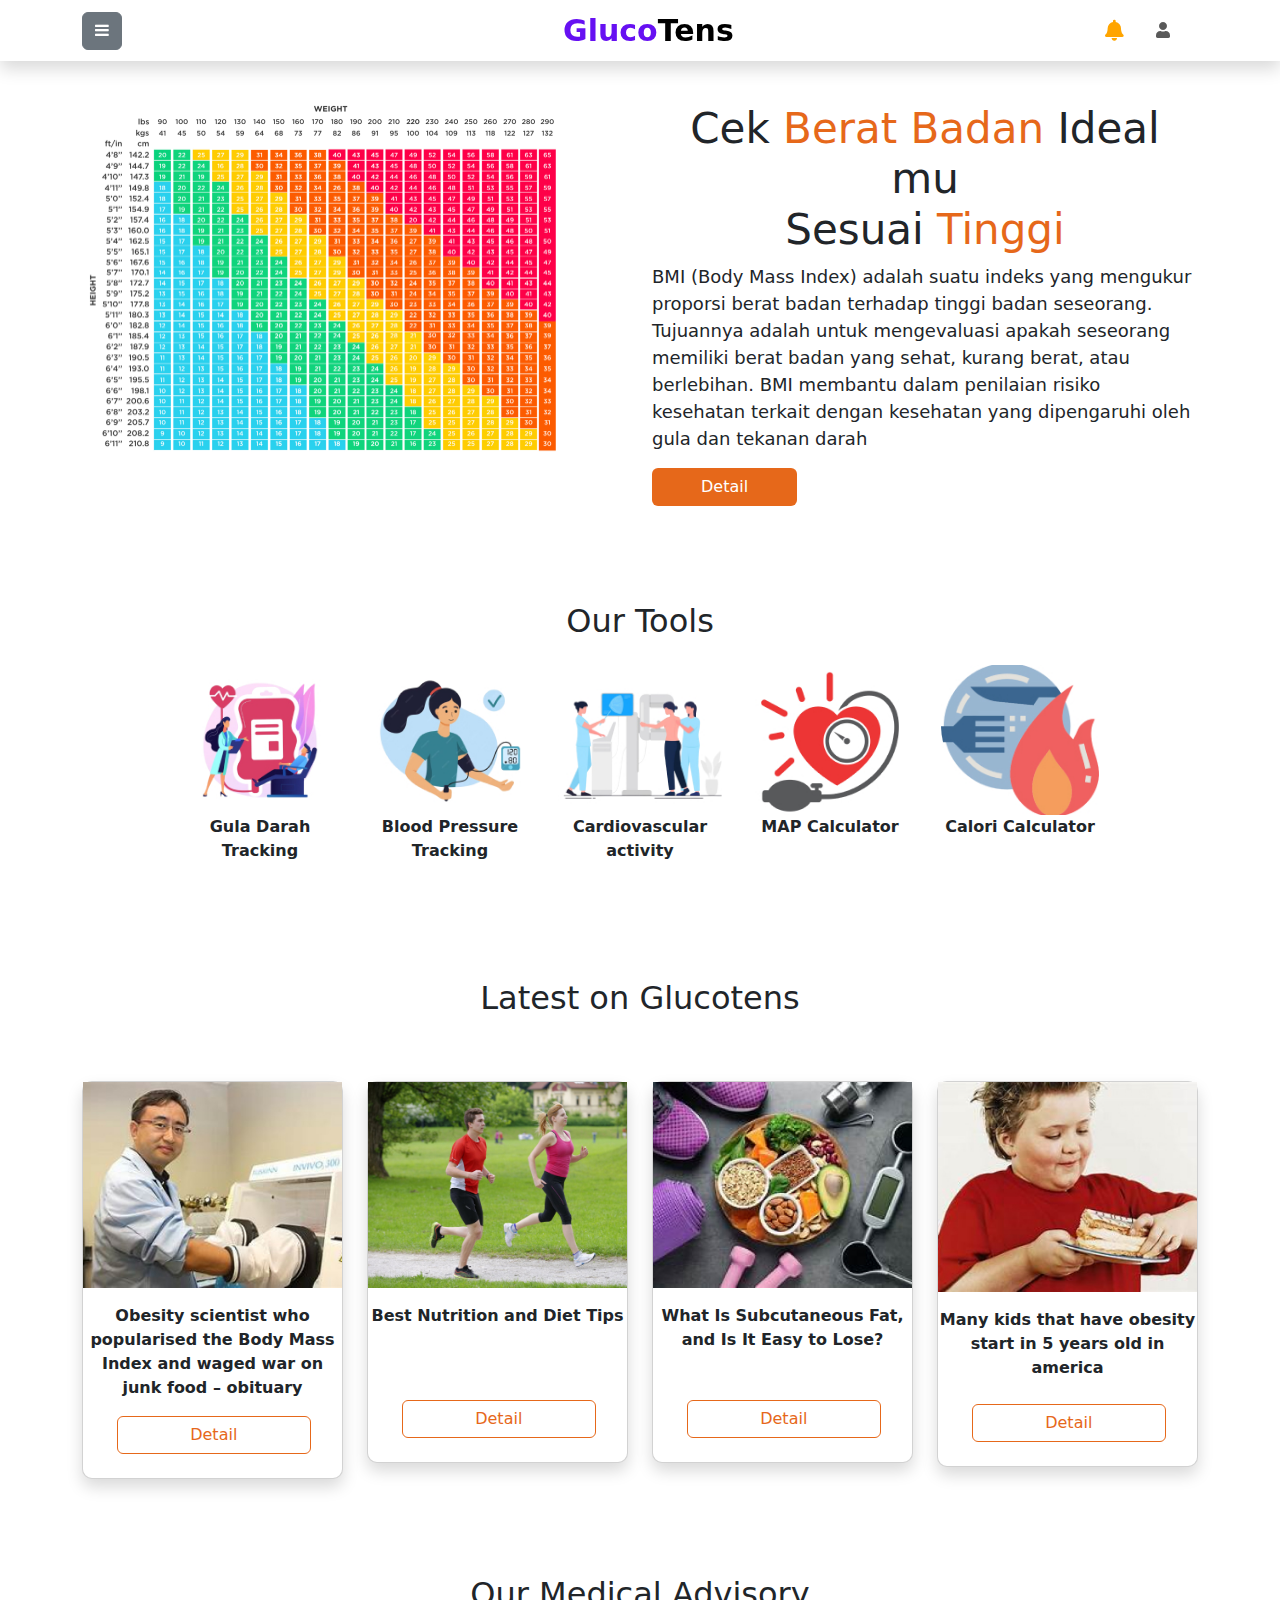
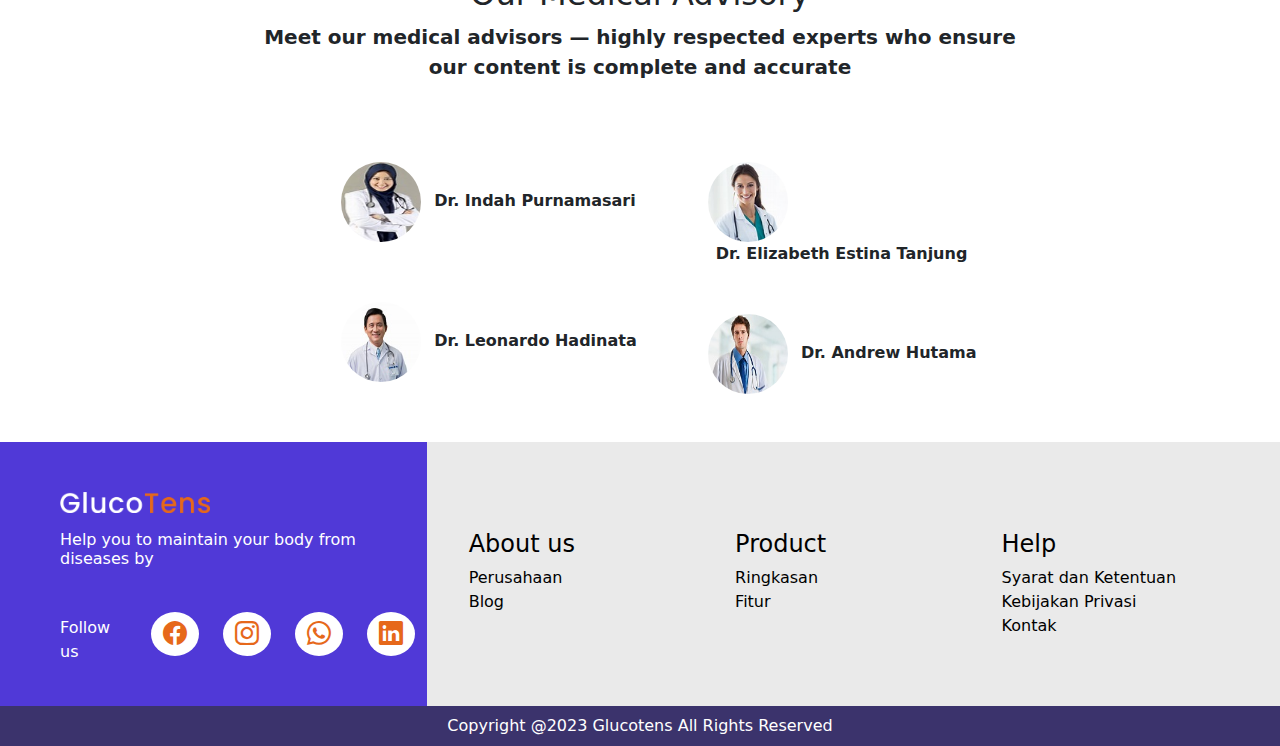
<file: index.html>
<!DOCTYPE html>
<html lang="en">
  <head>
    <meta charset="UTF-8" />
    <meta name="viewport" content="width=device-width, initial-scale=1.0" />
    <link rel="stylesheet" href="css/main.css" />
    <link
      rel="stylesheet"
      href="https://cdn.jsdelivr.net/npm/bootstrap-icons@1.10.5/font/bootstrap-icons.css"
    />
    <link
      rel="stylesheet"
      href="https://cdn.jsdelivr.net/npm/bootstrap@5.0.0/dist/css/bootstrap.min.css"
    />
    <link rel="stylesheet" href="css/main.css" />
    <link
      rel="stylesheet"
      href="https://cdnjs.cloudflare.com/ajax/libs/font-awesome/5.15.4/css/all.min.css"
      integrity="sha512-1ycn6IcaQQ40/MKBW2W4Rhis/DbILU74C1vSrLJxCq57o941Ym01SwNsOMqvEBFlcgUa6xLiPY/NS5R+E6ztJQ=="
      crossorigin="anonymous"
      referrerpolicy="no-referrer"
    />
    <link
      rel="stylesheet"
      href="https://stackpath.bootstrapcdn.com/font-awesome/4.7.0/css/font-awesome.min.css"
    />
    <script src="https://code.jquery.com/jquery-3.6.0.min.js"></script>
    <style>
      body {
        padding-top: 56px;
        /* Adjust this value based on your navbar height */
      }
      .close-btn {
        border: none;
        background: none;
        padding: 0;
        cursor: pointer;
      }

      .myPurple {
        color: #6610f2;
      }

      .col-md-2,
      .col-md-4,
      .col-md-5 {
        margin-bottom: 20px;
      }

      .gluco {
        color: #6610f2;
        font-size: 30px;
        font-weight: 700;
      }

      .tens {
        color: black;
        font-size: 30px;
        font-weight: 700;
      }

      .glucodrop {
        color: #6610f2;
        font-size: 30px;
        font-weight: 600;
      }

      .tensdrop {
        color: black;
        font-size: 30px;
        font-weight: 600;
      }

      .titlenav {
        margin-left: 240px;
        text-decoration: none;
      }

      .titledrop {
        margin-left: 60px;
        text-decoration: none;
      }

      .nav-link.btn.btn-login {
        background-color: #6610f2;
        color: white;
        border: 2px solid #6610f2;
        border-radius: 5px;
        padding: 5px 10px;
        text-decoration: none;
        width: 130px;
      }

      .nav-link.btn.btn-signup {
        background-color: transparent;
        color: inherit;
        border: 2px solid #6610f2;
        border-radius: 5px;
        padding: 5px 10px;
        text-decoration: none;
        width: 130px;
      }

      .grafik {
        color: black;
        /* Warna hitam untuk tulisan "Grafik" */
        font-weight: 700;
      }

      .gula-darah {
        color: #e6681a;
        /* Warna #E6681A untuk tulisan "Gula Darah" */
        font-weight: 700;
      }

      .modal-content .btn-close {
        border: 2px solid black;
        border-radius: 50%;
        color: black;
        width: 15px;
        height: 25px;
        line-height: 1.5;
        padding: 0;
        transition: background-color 0.3s ease-in-out, color 0.3s ease-in-out;
      }

      .modal-content .btn-close:hover {
        background-color: #6610f2;
        color: white;
      }

      .modal-header {
        border-bottom: none;
      }
    </style>
    <title>GLUCOTENS</title>
  </head>

  <body>
    <nav class="navbar navbar-expand-lg navbar-white bg-white fixed-top shadow">
      <div class="container">
        <!-- Bagian Kiri -->
        <div style="width: 10%" class="navbar-collapse">
          <ul class="navbar-nav">
            <li class="nav-item">
              <div class="dropdown">
                <a
                  class="btn btn-secondary"
                  href="#"
                  role="button"
                  id="dropdownMenuLink"
                  data-bs-toggle="dropdown"
                  aria-expanded="false"
                >
                  <i class="fa fa-bars" aria-hidden="true"></i>
                </a>

                <ul
                  class="dropdown-menu p-2"
                  aria-labelledby="dropdownMenuLink"
                  style="width: 270px"
                >
                  <li>
                    <a class="titledrop" href="index.html"
                      ><span class="glucodrop">Gluco</span
                      ><span class="tensdrop">Tens</span></a
                    >
                  </li>
                  <li><a class="dropdown-item" href="#">Community</a></li>
                  <li>
                    <a class="dropdown-item" href="#">Popular searchers</a>
                  </li>
                  <li><a class="dropdown-item" href="#">About Dieases</a></li>
                  <li><a class="dropdown-item" href="#">PGDM</a></li>
                  <li><a class="dropdown-item" href="#">Notebook</a></li>
                  <li><a class="dropdown-item" href="#">Product</a></li>
                </ul>
              </div>
            </li>
          </ul>
        </div>

        <a class="titlenav" href="index.html"
          ><span class="gluco">Gluco</span><span class="tens">Tens</span></a
        >

        <div style="width: 30%" class="navbar-collapse">
          <ul class="navbar-nav ms-auto">
            <li class="nav-item">
              <div class="nav-link">
                <i class="fas fa-bell fa-lg me-3" style="color: orange"></i>
              </div>
            </li>
            <li class="nav-item">
              <a
                href="#"
                class="nav-link me-3"
                data-bs-toggle="modal"
                data-bs-target="#modalprofile"
              >
                <i class="fas fa-user me-1"></i>
              </a>
            </li>
          </ul>
        </div>
      </div>
    </nav>

    <div class="container mt-5">
      <div class="row">
        <div class="col-md-6">
          <img src="image/image 1.jpg" alt="" width="480" height="357" />
        </div>
        <div class="col-md-6">
          <h2 class="cek">
            Cek <span class="beratbadan">Berat Badan</span> Ideal mu
            <br />Sesuai <span class="beratbadan">Tinggi</span>
          </h2>
          <p class="bmi">
            BMI (Body Mass Index) adalah suatu indeks yang mengukur proporsi
            berat badan terhadap tinggi badan seseorang. Tujuannya adalah untuk
            mengevaluasi apakah seseorang memiliki berat badan yang sehat,
            kurang berat, atau berlebihan. BMI membantu dalam penilaian risiko
            kesehatan terkait dengan kesehatan yang dipengaruhi oleh gula dan
            tekanan darah
          </p>
          <a href="kalkulator_bmi.html" class="btn btn-detial px-5">Detail</a>
        </div>
      </div>
    </div>

    <div class="container mt-5">
      <div class="row">
        <div class="col-md-12 text-center mb-3 mt-5">
          <h2>Our Tools</h2>
        </div>
        <a
          href="gula_darah.html"
          class="col-md-2 offset-md-1 text-center text-decoration-none"
        >
          <img src="image/tool1.jpg" height="150px" />
          <div class="fw-bold text-dark">Gula Darah Tracking</div>
        </a>
        <a
          href="tekanan_darah.html"
          class="col-md-2 text-center text-decoration-none"
        >
          <img src="image/tool2.jpg" height="150px" />
          <div class="fw-bold text-dark">Blood Pressure Tracking</div>
        </a>
        <a href="Cardiovascular_activity.html" class="col-md-2 text-center text-decoration-none">
          <img src="image/tool3.jpg" height="150px" />
          <div class="fw-bold text-dark">Cardiovascular activity</div>
        </a>
        <a href="#" class="col-md-2 text-center text-decoration-none">
          <img src="image/tool4.jpg" height="150px" />
          <div class="fw-bold text-dark">MAP Calculator</div>
        </a>
        <a href="Kalkulator_kalori.html" class="col-md-2 text-center text-decoration-none">
          <img src="image/tool5.jpg" height="150px" />
          <div class="fw-bold text-dark">Calori Calculator</div>
        </a>
      </div>
    </div>

    <div class="container mt-5">
      <div class="row">
        <div class="col-md-12 text-center mb-3 mt-5">
          <h2 class="mb-5">Latest on Glucotens</h2>
        </div>
        <div class="col-md-3">
          <div class="card text-center pb-4 shadow" style="border-radius: 10px">
            <img src="image/news 1.jpg" width="100%" />
            <p style="min-height: 80px" class="fw-bold mt-3">
              Obesity scientist who popularised the Body Mass Index and waged
              war on junk food – obituary
            </p>
            <a
              href="detail.html"
              style="width: 70%; margin-left: 13%"
              class="btn btn-outline w-75"
              >Detail</a
            >
          </div>
        </div>
        <div class="col-md-3">
          <div class="card text-center pb-4 shadow" style="border-radius: 10px">
            <img src="image/news 2.jpg" width="100%" />
            <p style="min-height: 80px" class="fw-bold mt-3">
              Best Nutrition and Diet Tips
            </p>
            <a
              href="detailnews2.html"
              style="width: 70%; margin-left: 13%"
              class="btn btn-outline w-75"
            >
              Detail
            </a>
          </div>
        </div>
        <div class="col-md-3">
          <div class="card text-center pb-4 shadow" style="border-radius: 10px">
            <img src="image/news 3.jpg" width="100%" />
            <p style="min-height: 80px" class="fw-bold mt-3">
              What Is Subcutaneous Fat, and Is It Easy to Lose?
            </p>
            <a
              href="detailnews3.html"
              style="width: 70%; margin-left: 13%"
              class="btn btn-outline w-75"
            >
              Detail
            </a>
          </div>
        </div>
        <div class="col-md-3">
          <div class="card text-center pb-4 shadow" style="border-radius: 10px">
            <img src="image/news 4.jpg" width="100%" />
            <p style="min-height: 80px" class="fw-bold mt-3">
              Many kids that have obesity start in 5 years old in america
            </p>
            <a
              href="detailnews4.html"
              style="width: 70%; margin-left: 13%"
              class="btn btn-outline w-75"
            >
              Detail
            </a>
          </div>
        </div>
      </div>
    </div>

    <div class="container mt-5">
      <div class="row">
        <div class="col-md-12 text-center mb-3 mt-5">
          <h2>Our Medical Advisory</h2>
          <p class="" style="font-weight: 600; font-size: 20px">
            Meet our medical advisors — highly respected experts who ensure
            <br />
            our content is complete and accurate
          </p>
        </div>
      </div>
      <div
        class="row justify-content-center"
        style="margin-left: 20%; width: 70%"
      >
        <div class="col-md-6 row mt-5">
          <div class="col-md-12">
            <img
              class="rounded-circle"
              height="80"
              width="80"
              src="image/dokter1.jpg"
            />
            <label style="font-weight: 700; margin-left: 8px"
              >Dr. Indah Purnamasari
            </label>
          </div>
          <div class="col-md-12 mt-5">
            <img
              class="rounded-circle"
              height="80"
              width="80"
              src="image/dokter2.jpg"
            />
            <label style="font-weight: 700; margin-left: 8px"
              >Dr. Leonardo Hadinata
            </label>
          </div>
        </div>
        <div class="col-md-6 row mt-5">
          <div class="col-md-12">
            <img
              class="rounded-circle"
              height="80"
              width="80"
              src="image/dokter3.jpg"
            />
            <label style="font-weight: 700; margin-left: 8px"
              >Dr. Elizabeth Estina Tanjung
            </label>
          </div>
          <div class="col-md-12 mt-5">
            <img
              class="rounded-circle"
              height="80"
              width="80"
              src="image/dokter4.jpg"
            />
            <label style="font-weight: 700; margin-left: 8px"
              >Dr. Andrew Hutama</label
            >
          </div>
        </div>
      </div>
    </div>

    <footer class="text-white mt-5">
      <div class="container-fluid">
        <div class="row">
          <div
            class="col-md-4 py footer1"
            style="margin-bottom: 0px !important"
          >
            <div class="mt-5 ms-5">
              <img src="image/GlucoTens.png" alt="" width="150" />
              <h4 class="help mt-3">
                Help you to maintain your body from diseases by
              </h4>
              <p class="mt-3 d-flex gap-4 mt-5">
                Follow us
                <a href="# " class="text-decoration-none">
                  <i
                    class="bi bi-facebook icons fs-4"
                    style="padding: 8px 12px"
                  ></i>
                </a>
                <a href="# " class="text-decoration-none">
                  <i
                    class="bi bi-instagram icons fs-4"
                    style="padding: 8px 12px"
                  ></i>
                </a>
                <a href="# " class="text-decoration-none">
                  <i
                    class="bi bi-whatsapp icons fs-4"
                    style="padding: 8px 12px"
                  ></i>
                </a>
                <a href="" class="text-decoration-none">
                  <i
                    class="bi bi-linkedin icons fs-4"
                    style="padding: 8px 12px"
                  ></i>
                </a>
              </p>
            </div>
          </div>
          <div class="col-md-8 footer2 pb-5 pt-4">
            <div style="margin-left: 30px" class="d-flex mt-5 pt-3">
              <div class="col-md-4">
                <h4>About us</h4>
                <p class="m-0">Perusahaan</p>
                <p class="m-0">Blog</p>
              </div>
              <div class="col-md-4">
                <h4>Product</h4>
                <p class="m-0">Ringkasan</p>
                <p class="m-0">Fitur</p>
              </div>
              <div class="col-md-4">
                <h4>Help</h4>
                <p class="m-0">Syarat dan Ketentuan</p>
                <p class="m-0">Kebijakan Privasi</p>
                <p class="m-0">Kontak</p>
              </div>
            </div>
          </div>
          <div class="copy col-md-12 text-center p-2">
            Copyright @2023 Glucotens All Rights Reserved
          </div>
        </div>
      </div>
    </footer>

    <div
      class="modal fade rounded-2"
      id="modalprofile"
      tabindex="-1"
      aria-labelledby="modalLoginLabel"
      aria-hidden="true"
    >
      <div class="modal-dialog modal-dialog-centered" style="width: 300px">
        <div class="modal-content">
          <div class="d-flex align-items-center modal-header bg-primary">
            <div class="d-flex">
              <img
                src="[data-uri]"
                alt="Profile Image"
                class="rounded-circle"
                width="40"
                height="40"
              />
              <div
                class="ms-2 mt-auto mb-auto"
                style="font-size: 17px; font-weight: 700"
              >
                Peters Kaisen
              </div>
            </div>
          </div>
          <div class="modal-body">
            <div class="p-3">
              <h4 class="mb-4">Account</h4>
              <div
                class="d-flex flex-column justify-content-end gap-3 ms-3 pb-3"
              >
                <div
                  id="editProfileBtn"
                  style="font-weight: 700; cursor: pointer"
                >
                  <i class="fas fa-user"></i> Edit Profile
                </div>
                <div style="font-weight: 700">
                  <i class="fas fa-question-circle"></i> Help/Support
                </div>
                <div style="font-weight: 700">
                  <i class="fas fa-sign-out-alt"></i> SignOut
                </div>
              </div>
            </div>
          </div>
        </div>
      </div>
    </div>

    <div
      class="modal fade"
      id="modalEditProfile"
      tabindex="-1"
      aria-labelledby="modalEditProfileLabel"
      aria-hidden="true"
    >
      <div class="modal-dialog modal-dialog-centered">
        <div class="modal-content p-4" style="border-radius: 20px">
          <div class="modal-header">
            <button class="close-btn"><i class="fas fa-arrow-left"></i></button>
            <h4>Edit Profile</h4>
          </div>
          <div class="modal-body">
            <div class="text-center mb-4">
              <img
                src="[data-uri]"
                alt="Profile Image"
                class="rounded-circle"
                width="100"
                height="100"
              />
            </div>
            <form>
              <div class="mb-4">
                <label style="font-weight: 700" class="mb-2" for="">Name</label>
                <input
                  style="height: 60px; border-radius: 15px"
                  type="text"
                  class="form-control"
                  id="username"
                  placeholder="Name"
                />
              </div>
              <div class="mb-3 pt-2 pb-2 position-relative">
                <label style="font-weight: 700" class="mb-2" for=""
                  >Email</label
                >
                <input
                  style="height: 60px; border-radius: 15px"
                  type="password"
                  class="form-control"
                  id="password"
                  placeholder="Email"
                />
                <i
                  class="fa fa-eye-slash position-absolute end-0 translate-middle-y me-4"
                  style="cursor: pointer; margin-top: -32px; font-size: 20px"
                ></i>
              </div>
              <div class="mb-3 pt-2 pb-2 position-relative">
                <label style="font-weight: 700" class="mb-2" for=""
                  >Password</label
                >
                <input
                  style="height: 60px; border-radius: 15px"
                  type="password"
                  class="form-control"
                  id="password"
                  placeholder="Password"
                />
                <i
                  class="fa fa-eye-slash position-absolute end-0 translate-middle-y me-4"
                  style="cursor: pointer; margin-top: -32px; font-size: 20px"
                ></i>
              </div>
              <div class="mb-3 pt-2 pb-2 position-relative">
                <label style="font-weight: 700" class="mb-2" for=""
                  >Country</label
                >
                <input
                  style="height: 60px; border-radius: 15px"
                  type="password"
                  class="form-control"
                  id="password"
                  placeholder="Country"
                />
                <i
                  class="fa fa-eye-slash position-absolute end-0 translate-middle-y me-4"
                  style="cursor: pointer; margin-top: -32px; font-size: 20px"
                ></i>
              </div>
              <div class="text-center">
                <button
                  style="width: 130px; font-weight: 700"
                  type="submit"
                  class="btn btn-primary"
                >
                  Save Changes
                </button>
              </div>
            </form>
          </div>
        </div>
      </div>
    </div>

    <!-- Tambahkan setelah modal login -->
    <div
      class="modal fade"
      id="modalSignup"
      tabindex="-1"
      aria-labelledby="modalSignupLabel"
      aria-hidden="true"
    >
      <div class="modal-dialog modal-dialog-centered">
        <div class="modal-content p-4" style="border-radius: 20px">
          <div
            class="modal-header d-flex justify-content-between"
            style="background-color: #6610f2"
          >
            <div class="d-flex flex-column">
              <p
                class=""
                style="color: #00d1fff5; font-weight: 600; font-size: 17px"
              >
                New to GlucoTens? Join now!
              </p>
              <h5
                class="modal-title"
                style="font-weight: 700; font-size: 28px; margin-top: -13px"
                id="modalLoginLabel"
              >
                Please Login
              </h5>
            </div>
            <button
              type="button"
              style="margin-right: 1px"
              class="btn-close mb-5"
              data-bs-dismiss="modal"
              aria-label="Close"
            ></button>
          </div>
          <div class="modal-body">
            <!-- Isi form login -->
            <form>
              <div class="mb-4">
                <input
                  style="height: 60px; border-radius: 15px"
                  type="text"
                  class="form-control"
                  id="username"
                  placeholder="Email"
                />
              </div>
              <div class="mb-3 pt-2 pb-2 position-relative">
                <input
                  style="height: 60px; border-radius: 15px"
                  type="password"
                  class="form-control"
                  id="password"
                  placeholder="Password"
                />
                <i
                  class="fa fa-eye-slash position-absolute end-0 translate-middle-y me-4"
                  style="cursor: pointer; margin-top: -32px; font-size: 20px"
                ></i>
              </div>
              <div class="mb-3 pt-2 pb-2 position-relative">
                <input
                  style="height: 60px; border-radius: 15px"
                  type="password"
                  class="form-control"
                  id="password"
                  placeholder="Confirm Password"
                />
                <i
                  class="fa fa-eye-slash position-absolute end-0 translate-middle-y me-4"
                  style="cursor: pointer; margin-top: -32px; font-size: 20px"
                ></i>
              </div>
              <p
                class=""
                style="color: #00d1fff5; font-weight: 600; font-size: 17px"
              >
                Forget Pass?
              </p>
              <div class="d-flex">
                <button
                  style="width: 130px; font-weight: 700"
                  type="submit"
                  class="btn btn-primary"
                >
                  Login
                </button>
                <a
                  class="mt-auto mb-auto ms-3"
                  style="
                    font-weight: 500;
                    font-size: 16px;
                    line-height: 24px;
                    letter-spacing: 1px;
                    color: black;
                  "
                >
                  Don't have any account?
                </a>
              </div>
            </form>
          </div>
        </div>
      </div>
    </div>
    <script src="https://cdn.jsdelivr.net/npm/bootstrap@5.0.0/dist/js/bootstrap.bundle.min.js"></script>
    <script>
      $(document).ready(function () {
        // Menggunakan id dari tombol "Edit Profile"
        $("#editProfileBtn").click(function () {
          // Menunjukkan modal baru saat tombol diklik
          $("#modalEditProfile").modal("show");
        });
      });
    </script>
  </body>
</html>
</file>
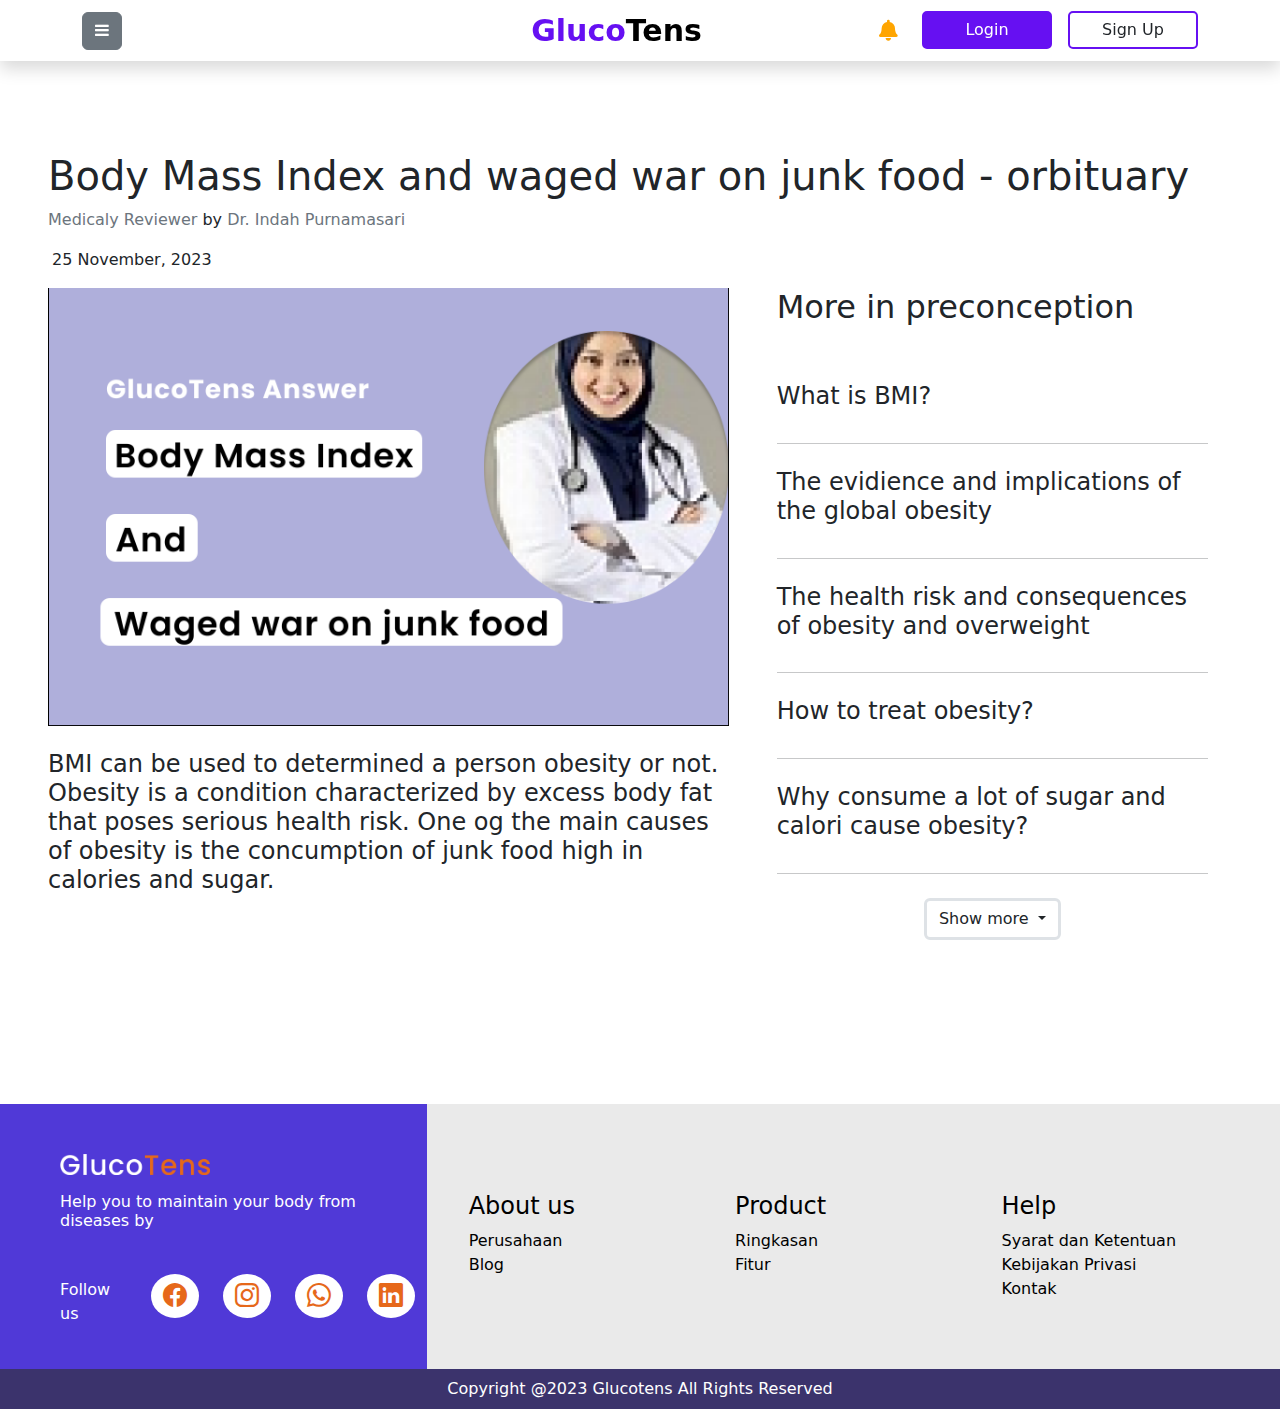
<file: detail.html>
<!DOCTYPE html>
<html lang="en">

<head>
  <meta charset="UTF-8" />
  <meta name="viewport" content="width=device-width, initial-scale=1.0" />
  <link rel="stylesheet" href="css/main.css" />
  <link rel="stylesheet" href="https://cdn.jsdelivr.net/npm/bootstrap@5.0.0/dist/css/bootstrap.min.css" />
  <link rel="stylesheet" href="https://cdnjs.cloudflare.com/ajax/libs/font-awesome/5.15.4/css/all.min.css"
    integrity="sha512-1ycn6IcaQQ40/MKBW2W4Rhis/DbILU74C1vSrLJxCq57o941Ym01SwNsOMqvEBFlcgUa6xLiPY/NS5R+E6ztJQ=="
    crossorigin="anonymous" referrerpolicy="no-referrer" />
  <link rel="stylesheet" href="https://cdn.jsdelivr.net/npm/bootstrap-icons@1.10.5/font/bootstrap-icons.css" />
  <link rel="stylesheet" href="https://stackpath.bootstrapcdn.com/font-awesome/4.7.0/css/font-awesome.min.css">
  <style>
    body {
      padding-top: 56px;
      /* Adjust this value based on your navbar height */
    }

    .myPurple {
      color: #6610f2;
    }

    .col-md-2,
    .col-md-4,
    .col-md-5 {
      margin-bottom: 20px;
    }

    .gluco {
      color: #6610f2;
      font-size: 30px;
      font-weight: 700;
    }

    .tens {
      color: black;
      font-size: 30px;
      font-weight: 700;
    }

    .glucodrop {
      color: #6610f2;
      font-size: 30px;
      font-weight: 600;
    }

    .tensdrop {
      color: black;
      font-size: 30px;
      font-weight: 600;
    }

    .titlenav {
      margin-left: 240px;
      text-decoration: none;
    }

    .titledrop {
      margin-left: 60px;
      text-decoration: none;
    }

    .nav-link.btn.btn-login {
      background-color: #6610f2;
      color: white;
      border: 2px solid #6610f2;
      border-radius: 5px;
      padding: 5px 10px;
      text-decoration: none;
      width: 130px;
    }

    .nav-link.btn.btn-signup {
      background-color: transparent;
      color: inherit;
      border: 2px solid #6610f2;
      border-radius: 5px;
      padding: 5px 10px;
      text-decoration: none;
      width: 130px;
    }

    .grafik {
      color: black;
      /* Warna hitam untuk tulisan "Grafik" */
      font-weight: 700;
    }

    .gula-darah {
      color: #E6681A;
      /* Warna #E6681A untuk tulisan "Gula Darah" */
      font-weight: 700;
    }

    .modal-content .btn-close {
      border: 2px solid black;
      border-radius: 50%;
      color: black;
      width: 25px;
      height: 25px;
      line-height: 1.5;
      padding: 0;
      transition: background-color 0.3s ease-in-out, color 0.3s ease-in-out;
    }

    .modal-content .btn-close:hover {
      background-color: #6610f2;
      color: white;
    }

    .modal-header {
      border-bottom: none;
    }

    .btnlkpr:hover {
      border-color: #E6681A;
      color: #E6681A;
    }
  </style>
  <title>GLUCOTENS</title>
</head>

<body>
  <nav class="navbar navbar-expand-lg navbar-white bg-white fixed-top shadow">
    <div class="container">

      <!-- Bagian Kiri -->
      <div class="navbar-collapse">
        <ul class="navbar-nav">
          <li class="nav-item">
            <div class="dropdown">
              <a class="btn btn-secondary" href="#" role="button" id="dropdownMenuLink" data-bs-toggle="dropdown"
                aria-expanded="false">
                <i class="fa fa-bars" aria-hidden="true"></i>
              </a>

              <ul class="dropdown-menu p-2" aria-labelledby="dropdownMenuLink" style="width: 270px;">
                <li><a class="titledrop" href="index.html"><span class="glucodrop">Gluco</span><span
                      class="tensdrop">Tens</span></a></li>
                <li><a class="dropdown-item" href="#">Community</a></li>
                <li><a class="dropdown-item" href="#">Popular searchers</a></li>
                <li><a class="dropdown-item" href="#">About Dieases</a></li>
                <li><a class="dropdown-item" href="#">PGDM</a></li>
                <li><a class="dropdown-item" href="#">Notebook</a></li>
                <li><a class="dropdown-item" href="#">Product</a></li>
              </ul>
            </div>
          </li>
        </ul>
      </div>

      <a class="titlenav" href="index.html"><span class="gluco">Gluco</span><span class="tens">Tens</span></a>

      <div class="navbar-collapse">
        <ul class="navbar-nav ms-auto">
          <li class="nav-item">
            <div class="nav-link">
              <i class="fas fa-bell fa-lg me-3" style="color: orange"></i>
            </div>
          </li>
          <li class="nav-item">
            <a href="#" class="nav-link btn btn-login me-3" data-bs-toggle="modal"
              data-bs-target="#modalLogin">Login</a>
          </li>
          <li class="nav-item">
            <a href="#" class="nav-link btn btn-signup" data-bs-toggle="modal" data-bs-target="#modalSignup">Sign Up</a>
          </li>
        </ul>
      </div>
    </div>
  </nav>

  <div class="container-fluid mt-5 p-5">
    <div class="row">
      <h1>Body Mass Index and waged war on junk food - orbituary</h1>
    </div>
    <div class="row">
      <div class="col">
        <span class="text-secondary">Medicaly Reviewer</span>
        by
        <span class="text-secondary">Dr. Indah Purnamasari</span>
      </div>
    </div>
    <div class="row">
      <div class="col p-3">
        <span>25 November, 2023</span>
      </div>
    </div>
    <div class="row">
      <div class="col-md-7">
        <div class="row">
          <img class="w-100" src="image/vid.png" alt="" />
        </div>
        <div class="row mt-4">
          <h4>
            BMI can be used to determined a person obesity or not. Obesity is
            a condition characterized by excess body fat that poses serious
            health risk. One og the main causes of obesity is the concumption
            of junk food high in calories and sugar.
          </h4>
        </div>
      </div>
      <div class="col-md-5">
        <div class="container px-4">
          <div class="row">
            <h2>More in preconception</h2>
          </div>
          <div class="row my-4">
            <div class="container">
              <div class="row my-4">
                <h4>What is BMI?</h4>
              </div>
              <hr />
              <div class="row my-4">
                <h4>The evidience and implications of the global obesity</h4>
              </div>
              <hr />
              <div class="row my-4">
                <h4>
                  The health risk and consequences of obesity and overweight
                </h4>
              </div>
              <hr />
              <div class="row my-4">
                <h4>How to treat obesity?</h4>
              </div>
              <hr />
              <div class="row my-4">
                <h4>Why consume a lot of sugar and calori cause obesity?</h4>
              </div>
              <hr />
              <div class="row my-4 text-center">
                <div class="dropdown">
                  <button class="btn border border-3 dropdown-toggle" type="button" data-bs-toggle="dropdown"
                    aria-expanded="false">
                    Show more
                  </button>
                  <ul class="dropdown-menu">
                    <li><a class="dropdown-item" href="#">Action</a></li>
                    <li>
                      <a class="dropdown-item" href="#">Another action</a>
                    </li>
                    <li>
                      <a class="dropdown-item" href="#">Something else here</a>
                    </li>
                  </ul>
                </div>
              </div>
            </div>
          </div>
        </div>
      </div>
    </div>
  </div>

  <footer class="text-white mt-5">
    <div class="container-fluid">
      <div class="row">
        <div class="col-md-4 py footer1" style="margin-bottom: 0px !important;">
          <div class="mt-5 ms-5">
            <img src="image/GlucoTens.png" alt="" width="150" />
            <h4 class="help mt-3">Help you to maintain your body from diseases by</h4>
            <p class="mt-3 d-flex gap-4 mt-5">
              Follow us
              <a href="# " class=" text-decoration-none">
                <i class="bi bi-facebook icons fs-4" style="padding:8px 12px"></i>
              </a>
              <a href="# " class=" text-decoration-none">
                <i class="bi bi-instagram icons fs-4" style="padding:8px 12px"></i>
              </a>
              <a href="# " class=" text-decoration-none">
                <i class="bi bi-whatsapp icons fs-4" style="padding:8px 12px"></i>
              </a>
              <a href="" class=" text-decoration-none">
                <i class="bi bi-linkedin icons fs-4" style="padding:8px 12px"></i>
              </a>
            </p>
          </div>
        </div>
        <div class="col-md-8 footer2 pb-5 pt-4">
          <div style="margin-left: 30px;" class="d-flex mt-5 pt-3">
            <div class="col-md-4">
              <h4>About us</h4>
              <p class="m-0">Perusahaan</p>
              <p class="m-0">Blog</p>
            </div>
            <div class="col-md-4">
              <h4>Product</h4>
              <p class="m-0">Ringkasan</p>
              <p class="m-0">Fitur</p>
            </div>
            <div class="col-md-4">
              <h4>Help</h4>
              <p class="m-0">Syarat dan Ketentuan</p>
              <p class="m-0">Kebijakan Privasi</p>
              <p class="m-0">Kontak</p>
            </div>
          </div>
        </div>
        <div class="copy col-md-12 text-center p-2">Copyright @2023 Glucotens All Rights Reserved</div>
      </div>
    </div>
  </footer>
  <div class="modal fade rounded-2" id="modalLogin" tabindex="-1" aria-labelledby="modalLoginLabel" aria-hidden="true">
    <div class="modal-dialog modal-dialog-centered">
      <div class="modal-content p-4" style="border-radius: 20px;">
        <div class="modal-header d-flex justify-content-between">
          <div class="d-flex flex-column">
            <p class="" style="color: #00D1FFF5; font-weight: 600; font-size: 17px;">New to GlucoTens? Join now!
            </p>
            <h5 class="modal-title" style="font-weight: 700; font-size: 28px; margin-top: -13px;" id="modalLoginLabel">
              Please Login</h5>
          </div>
          <button type="button" style="margin-right: 1px;" class="btn-close mb-5" data-bs-dismiss="modal"
            aria-label="Close"></button>
        </div>
        <div class="modal-body">
          <!-- Isi form login -->
          <form>
            <div class="mb-4">
              <input style="height: 60px; border-radius: 15px;" type="text" class="form-control" id="username"
                placeholder="Email">
            </div>
            <div class="mb-3 pt-2 pb-2 position-relative">
              <input style="height: 60px; border-radius: 15px;" type="password" class="form-control" id="password"
                placeholder="Password">
              <i class="fa fa-eye-slash position-absolute end-0 translate-middle-y me-4"
                style="cursor: pointer; margin-top: -32px; font-size: 20px;"></i>
            </div>
            <p class="" style="color: #00D1FFF5; font-weight: 600; font-size: 17px;">Forget Pass?</p>
            <div class="d-flex">
              <button style="width: 130px; font-weight: 700;" type="submit" class="btn btn-primary">Login</button>
              <a class="mt-auto mb-auto ms-3"
                style="font-weight: 500; font-size: 16px; line-height: 24px; letter-spacing: 1px; color: black;">
                Don't have any account?
              </a>
            </div>
          </form>
        </div>
      </div>
    </div>
  </div>

  <!-- Tambahkan setelah modal login -->
  <div class="modal fade" id="modalSignup" tabindex="-1" aria-labelledby="modalSignupLabel" aria-hidden="true">
    <div class="modal-dialog modal-dialog-centered">
      <div class="modal-content p-4" style="border-radius: 20px;">
        <div class="modal-header d-flex justify-content-between">
          <div class="d-flex flex-column">
            <p class="" style="color: #00D1FFF5; font-weight: 600; font-size: 17px;">New to GlucoTens? Join now!
            </p>
            <h5 class="modal-title" style="font-weight: 700; font-size: 28px; margin-top: -13px;" id="modalLoginLabel">
              Please Sign Up</h5>
          </div>
          <button type="button" style="margin-right: 1px;" class="btn-close mb-5" data-bs-dismiss="modal"
            aria-label="Close"></button>
        </div>
        <div class="modal-body">
          <!-- Isi form login -->
          <form>
            <div class="mb-4">
              <input style="height: 60px; border-radius: 15px;" type="text" class="form-control" id="username"
                placeholder="Email">
            </div>
            <div class="mb-3 pt-2 pb-2 position-relative">
              <input style="height: 60px; border-radius: 15px;" type="password" class="form-control" id="password"
                placeholder="Password">
              <i class="fa fa-eye-slash position-absolute end-0 translate-middle-y me-4"
                style="cursor: pointer; margin-top: -32px; font-size: 20px;"></i>
            </div>
            <div class="mb-3 pt-2 pb-2 position-relative">
              <input style="height: 60px; border-radius: 15px;" type="password" class="form-control" id="password"
                placeholder="Confirm Password">
              <i class="fa fa-eye-slash position-absolute end-0 translate-middle-y me-4"
                style="cursor: pointer; margin-top: -32px; font-size: 20px;"></i>
            </div>
            <p class="" style="color: #00D1FFF5; font-weight: 600; font-size: 17px;">Forget Pass?</p>
            <div class="d-flex">
              <button style="width: 130px; font-weight: 700;" type="submit" class="btn btn-primary">Sign up</button>
              <a class="mt-auto mb-auto ms-3"
                style="font-weight: 500; font-size: 16px; line-height: 24px; letter-spacing: 1px; color: black;">
                Already have any account?
              </a>
            </div>
          </form>
        </div>
      </div>
    </div>
  </div>

  <script src="https://cdn.jsdelivr.net/npm/bootstrap@5.0.0/dist/js/bootstrap.bundle.min.js"></script>
</body>

</html>
</file>
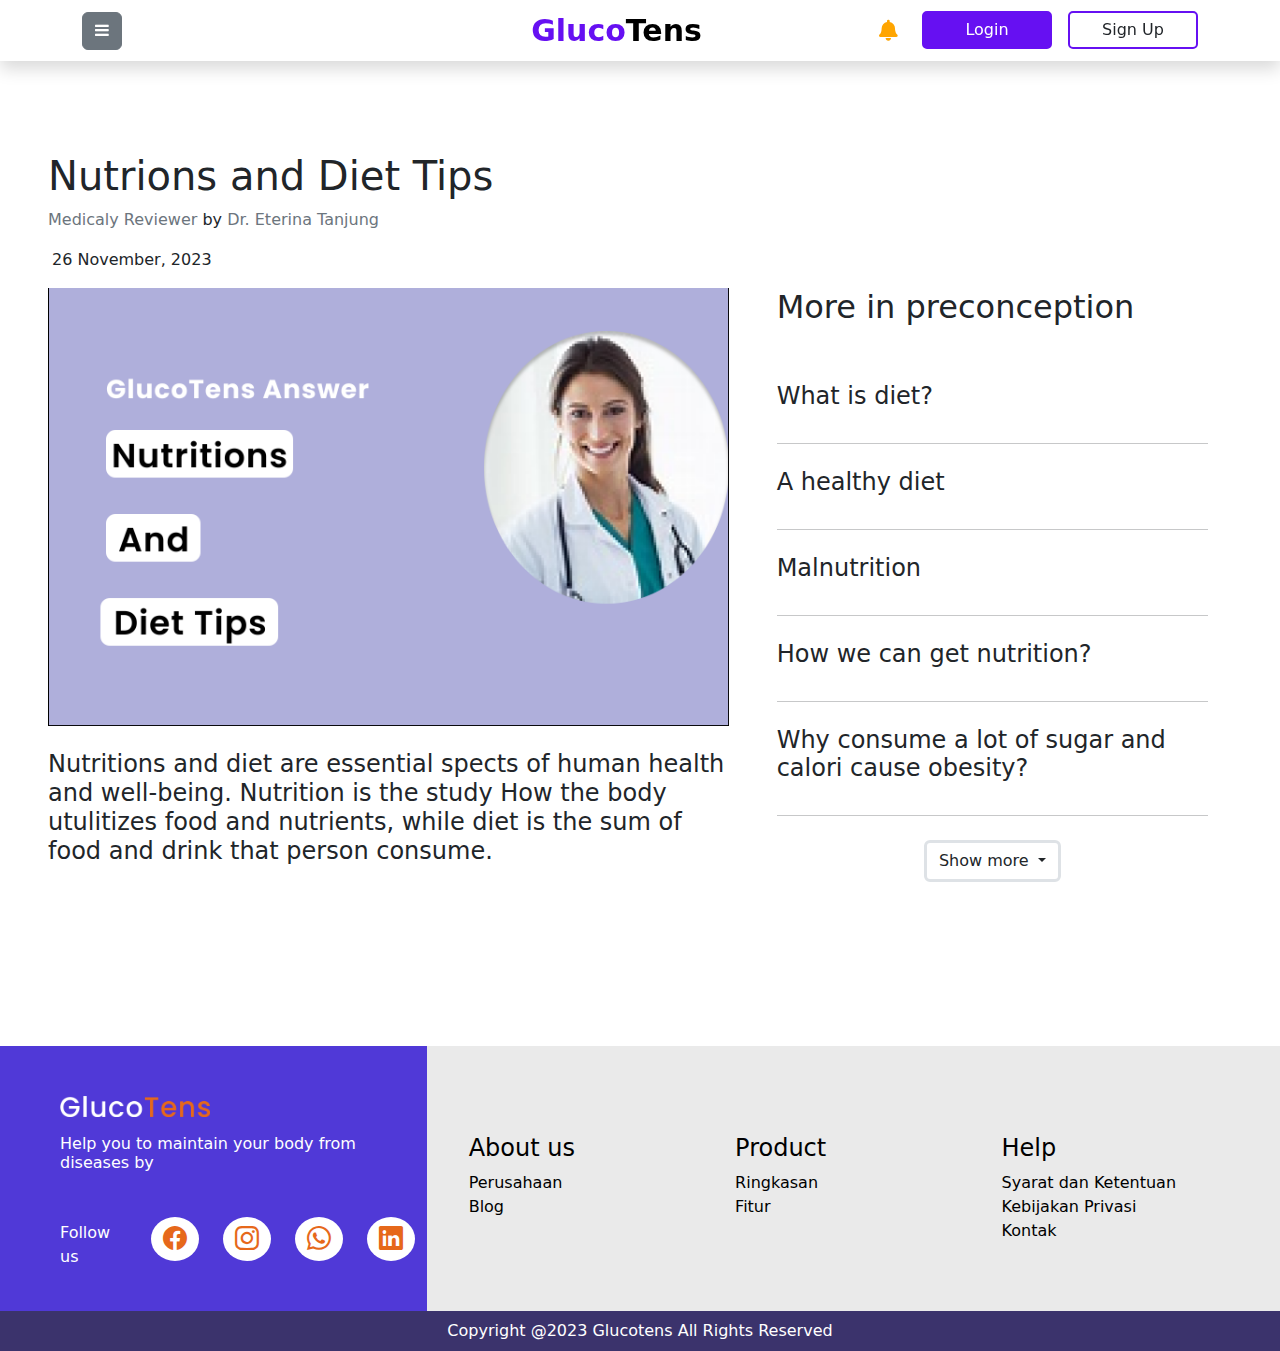
<file: detailnews2.html>
<!DOCTYPE html>
<html lang="en">

<head>
  <meta charset="UTF-8" />
  <meta name="viewport" content="width=device-width, initial-scale=1.0" />
  <link rel="stylesheet" href="css/main.css" />
  <link rel="stylesheet" href="https://cdn.jsdelivr.net/npm/bootstrap@5.0.0/dist/css/bootstrap.min.css" />
  <link rel="stylesheet" href="https://cdnjs.cloudflare.com/ajax/libs/font-awesome/5.15.4/css/all.min.css"
    integrity="sha512-1ycn6IcaQQ40/MKBW2W4Rhis/DbILU74C1vSrLJxCq57o941Ym01SwNsOMqvEBFlcgUa6xLiPY/NS5R+E6ztJQ=="
    crossorigin="anonymous" referrerpolicy="no-referrer" />
  <link rel="stylesheet" href="https://cdn.jsdelivr.net/npm/bootstrap-icons@1.10.5/font/bootstrap-icons.css" />
  <link rel="stylesheet" href="https://stackpath.bootstrapcdn.com/font-awesome/4.7.0/css/font-awesome.min.css">
  <style>
    body {
      padding-top: 56px;
      /* Adjust this value based on your navbar height */
    }

    .myPurple {
      color: #6610f2;
    }

    .col-md-2,
    .col-md-4,
    .col-md-5 {
      margin-bottom: 20px;
    }

    .gluco {
      color: #6610f2;
      font-size: 30px;
      font-weight: 700;
    }

    .tens {
      color: black;
      font-size: 30px;
      font-weight: 700;
    }

    .glucodrop {
      color: #6610f2;
      font-size: 30px;
      font-weight: 600;
    }

    .tensdrop {
      color: black;
      font-size: 30px;
      font-weight: 600;
    }

    .titlenav {
      margin-left: 240px;
      text-decoration: none;
    }

    .titledrop {
      margin-left: 60px;
      text-decoration: none;
    }

    .nav-link.btn.btn-login {
      background-color: #6610f2;
      color: white;
      border: 2px solid #6610f2;
      border-radius: 5px;
      padding: 5px 10px;
      text-decoration: none;
      width: 130px;
    }

    .nav-link.btn.btn-signup {
      background-color: transparent;
      color: inherit;
      border: 2px solid #6610f2;
      border-radius: 5px;
      padding: 5px 10px;
      text-decoration: none;
      width: 130px;
    }

    .grafik {
      color: black;
      /* Warna hitam untuk tulisan "Grafik" */
      font-weight: 700;
    }

    .gula-darah {
      color: #E6681A;
      /* Warna #E6681A untuk tulisan "Gula Darah" */
      font-weight: 700;
    }

    .modal-content .btn-close {
      border: 2px solid black;
      border-radius: 50%;
      color: black;
      width: 25px;
      height: 25px;
      line-height: 1.5;
      padding: 0;
      transition: background-color 0.3s ease-in-out, color 0.3s ease-in-out;
    }

    .modal-content .btn-close:hover {
      background-color: #6610f2;
      color: white;
    }

    .modal-header {
      border-bottom: none;
    }

    .btnlkpr:hover {
      border-color: #E6681A;
      color: #E6681A;
    }
  </style>
  <title>GLUCOTENS</title>
</head>

<body>
  <nav class="navbar navbar-expand-lg navbar-white bg-white fixed-top shadow">
    <div class="container">

      <!-- Bagian Kiri -->
      <div class="navbar-collapse">
        <ul class="navbar-nav">
          <li class="nav-item">
            <div class="dropdown">
              <a class="btn btn-secondary" href="#" role="button" id="dropdownMenuLink" data-bs-toggle="dropdown"
                aria-expanded="false">
                <i class="fa fa-bars" aria-hidden="true"></i>
              </a>

              <ul class="dropdown-menu p-2" aria-labelledby="dropdownMenuLink" style="width: 270px;">
                <li><a class="titledrop" href="index.html"><span class="glucodrop">Gluco</span><span
                      class="tensdrop">Tens</span></a></li>
                <li><a class="dropdown-item" href="#">Community</a></li>
                <li><a class="dropdown-item" href="#">Popular searchers</a></li>
                <li><a class="dropdown-item" href="#">About Dieases</a></li>
                <li><a class="dropdown-item" href="#">PGDM</a></li>
                <li><a class="dropdown-item" href="#">Notebook</a></li>
                <li><a class="dropdown-item" href="#">Product</a></li>
              </ul>
            </div>
          </li>
        </ul>
      </div>

      <a class="titlenav" href="index.html"><span class="gluco">Gluco</span><span class="tens">Tens</span></a>

      <div class="navbar-collapse">
        <ul class="navbar-nav ms-auto">
          <li class="nav-item">
            <div class="nav-link">
              <i class="fas fa-bell fa-lg me-3" style="color: orange"></i>
            </div>
          </li>
          <li class="nav-item">
            <a href="#" class="nav-link btn btn-login me-3" data-bs-toggle="modal"
              data-bs-target="#modalLogin">Login</a>
          </li>
          <li class="nav-item">
            <a href="#" class="nav-link btn btn-signup" data-bs-toggle="modal" data-bs-target="#modalSignup">Sign Up</a>
          </li>
        </ul>
      </div>
    </div>
  </nav>

  <div class="container-fluid mt-5 p-5">
    <div class="row">
      <h1>Nutrions and Diet Tips</h1>
    </div>
    <div class="row">
      <div class="col">
        <span class="text-secondary">Medicaly Reviewer</span>
        by
        <span class="text-secondary">Dr. Eterina Tanjung</span>
      </div>
    </div>
    <div class="row">
      <div class="col p-3">
        <span>26 November, 2023</span>
      </div>
    </div>
    <div class="row">
      <div class="col-md-7">
        <div class="row">
          <img class="w-100" src="image/nutrition.png" alt="" />
        </div>
        <div class="row mt-4">
          <h4>
           Nutritions and diet are essential spects of human health and
           well-being. Nutrition is the study How the body utulitizes food
           and nutrients, while diet is the sum of food and drink that person
           consume.
          </h4>
        </div>
      </div>
      <div class="col-md-5">
        <div class="container px-4">
          <div class="row">
            <h2>More in preconception</h2>
          </div>
          <div class="row my-4">
            <div class="container">
              <div class="row my-4">
                <h4>What is diet?</h4>
              </div>
              <hr />
              <div class="row my-4">
                <h4>A healthy diet </h4>
              </div>
              <hr />
              <div class="row my-4">
                <h4>
                  Malnutrition
                </h4>
              </div>
              <hr />
              <div class="row my-4">
                <h4>How we can get nutrition?</h4>
              </div>
              <hr />
              <div class="row my-4">
                <h4>Why consume a lot of sugar and calori cause obesity?</h4>
              </div>
              <hr />
              <div class="row my-4 text-center">
                <div class="dropdown">
                  <button class="btn border border-3 dropdown-toggle" type="button" data-bs-toggle="dropdown"
                    aria-expanded="false">
                    Show more
                  </button>
                  <ul class="dropdown-menu">
                    <li><a class="dropdown-item" href="#">Action</a></li>
                    <li>
                      <a class="dropdown-item" href="#">Another action</a>
                    </li>
                    <li>
                      <a class="dropdown-item" href="#">Something else here</a>
                    </li>
                  </ul>
                </div>
              </div>
            </div>
          </div>
        </div>
      </div>
    </div>
  </div>

  <footer class="text-white mt-5">
    <div class="container-fluid">
      <div class="row">
        <div class="col-md-4 py footer1" style="margin-bottom: 0px !important;">
          <div class="mt-5 ms-5">
            <img src="image/GlucoTens.png" alt="" width="150" />
            <h4 class="help mt-3">Help you to maintain your body from diseases by</h4>
            <p class="mt-3 d-flex gap-4 mt-5">
              Follow us
              <a href="# " class=" text-decoration-none">
                <i class="bi bi-facebook icons fs-4" style="padding:8px 12px"></i>
              </a>
              <a href="# " class=" text-decoration-none">
                <i class="bi bi-instagram icons fs-4" style="padding:8px 12px"></i>
              </a>
              <a href="# " class=" text-decoration-none">
                <i class="bi bi-whatsapp icons fs-4" style="padding:8px 12px"></i>
              </a>
              <a href="" class=" text-decoration-none">
                <i class="bi bi-linkedin icons fs-4" style="padding:8px 12px"></i>
              </a>
            </p>
          </div>
        </div>
        <div class="col-md-8 footer2 pb-5 pt-4">
          <div style="margin-left: 30px;" class="d-flex mt-5 pt-3">
            <div class="col-md-4">
              <h4>About us</h4>
              <p class="m-0">Perusahaan</p>
              <p class="m-0">Blog</p>
            </div>
            <div class="col-md-4">
              <h4>Product</h4>
              <p class="m-0">Ringkasan</p>
              <p class="m-0">Fitur</p>
            </div>
            <div class="col-md-4">
              <h4>Help</h4>
              <p class="m-0">Syarat dan Ketentuan</p>
              <p class="m-0">Kebijakan Privasi</p>
              <p class="m-0">Kontak</p>
            </div>
          </div>
        </div>
        <div class="copy col-md-12 text-center p-2">Copyright @2023 Glucotens All Rights Reserved</div>
      </div>
    </div>
  </footer>
  <div class="modal fade rounded-2" id="modalLogin" tabindex="-1" aria-labelledby="modalLoginLabel" aria-hidden="true">
    <div class="modal-dialog modal-dialog-centered">
      <div class="modal-content p-4" style="border-radius: 20px;">
        <div class="modal-header d-flex justify-content-between">
          <div class="d-flex flex-column">
            <p class="" style="color: #00D1FFF5; font-weight: 600; font-size: 17px;">New to GlucoTens? Join now!
            </p>
            <h5 class="modal-title" style="font-weight: 700; font-size: 28px; margin-top: -13px;" id="modalLoginLabel">
              Please Login</h5>
          </div>
          <button type="button" style="margin-right: 1px;" class="btn-close mb-5" data-bs-dismiss="modal"
            aria-label="Close"></button>
        </div>
        <div class="modal-body">
          <!-- Isi form login -->
          <form>
            <div class="mb-4">
              <input style="height: 60px; border-radius: 15px;" type="text" class="form-control" id="username"
                placeholder="Email">
            </div>
            <div class="mb-3 pt-2 pb-2 position-relative">
              <input style="height: 60px; border-radius: 15px;" type="password" class="form-control" id="password"
                placeholder="Password">
              <i class="fa fa-eye-slash position-absolute end-0 translate-middle-y me-4"
                style="cursor: pointer; margin-top: -32px; font-size: 20px;"></i>
            </div>
            <p class="" style="color: #00D1FFF5; font-weight: 600; font-size: 17px;">Forget Pass?</p>
            <div class="d-flex">
              <button style="width: 130px; font-weight: 700;" type="submit" class="btn btn-primary">Login</button>
              <a class="mt-auto mb-auto ms-3"
                style="font-weight: 500; font-size: 16px; line-height: 24px; letter-spacing: 1px; color: black;">
                Don't have any account?
              </a>
            </div>
          </form>
        </div>
      </div>
    </div>
  </div>

  <!-- Tambahkan setelah modal login -->
  <div class="modal fade" id="modalSignup" tabindex="-1" aria-labelledby="modalSignupLabel" aria-hidden="true">
    <div class="modal-dialog modal-dialog-centered">
      <div class="modal-content p-4" style="border-radius: 20px;">
        <div class="modal-header d-flex justify-content-between">
          <div class="d-flex flex-column">
            <p class="" style="color: #00D1FFF5; font-weight: 600; font-size: 17px;">New to GlucoTens? Join now!
            </p>
            <h5 class="modal-title" style="font-weight: 700; font-size: 28px; margin-top: -13px;" id="modalLoginLabel">
              Please Sign Up</h5>
          </div>
          <button type="button" style="margin-right: 1px;" class="btn-close mb-5" data-bs-dismiss="modal"
            aria-label="Close"></button>
        </div>
        <div class="modal-body">
          <!-- Isi form login -->
          <form>
            <div class="mb-4">
              <input style="height: 60px; border-radius: 15px;" type="text" class="form-control" id="username"
                placeholder="Email">
            </div>
            <div class="mb-3 pt-2 pb-2 position-relative">
              <input style="height: 60px; border-radius: 15px;" type="password" class="form-control" id="password"
                placeholder="Password">
              <i class="fa fa-eye-slash position-absolute end-0 translate-middle-y me-4"
                style="cursor: pointer; margin-top: -32px; font-size: 20px;"></i>
            </div>
            <div class="mb-3 pt-2 pb-2 position-relative">
              <input style="height: 60px; border-radius: 15px;" type="password" class="form-control" id="password"
                placeholder="Confirm Password">
              <i class="fa fa-eye-slash position-absolute end-0 translate-middle-y me-4"
                style="cursor: pointer; margin-top: -32px; font-size: 20px;"></i>
            </div>
            <p class="" style="color: #00D1FFF5; font-weight: 600; font-size: 17px;">Forget Pass?</p>
            <div class="d-flex">
              <button style="width: 130px; font-weight: 700;" type="submit" class="btn btn-primary">Sign up</button>
              <a class="mt-auto mb-auto ms-3"
                style="font-weight: 500; font-size: 16px; line-height: 24px; letter-spacing: 1px; color: black;">
                Already have any account?
              </a>
            </div>
          </form>
        </div>
      </div>
    </div>
  </div>

  <script src="https://cdn.jsdelivr.net/npm/bootstrap@5.0.0/dist/js/bootstrap.bundle.min.js"></script>
</body>

</html>
</file>
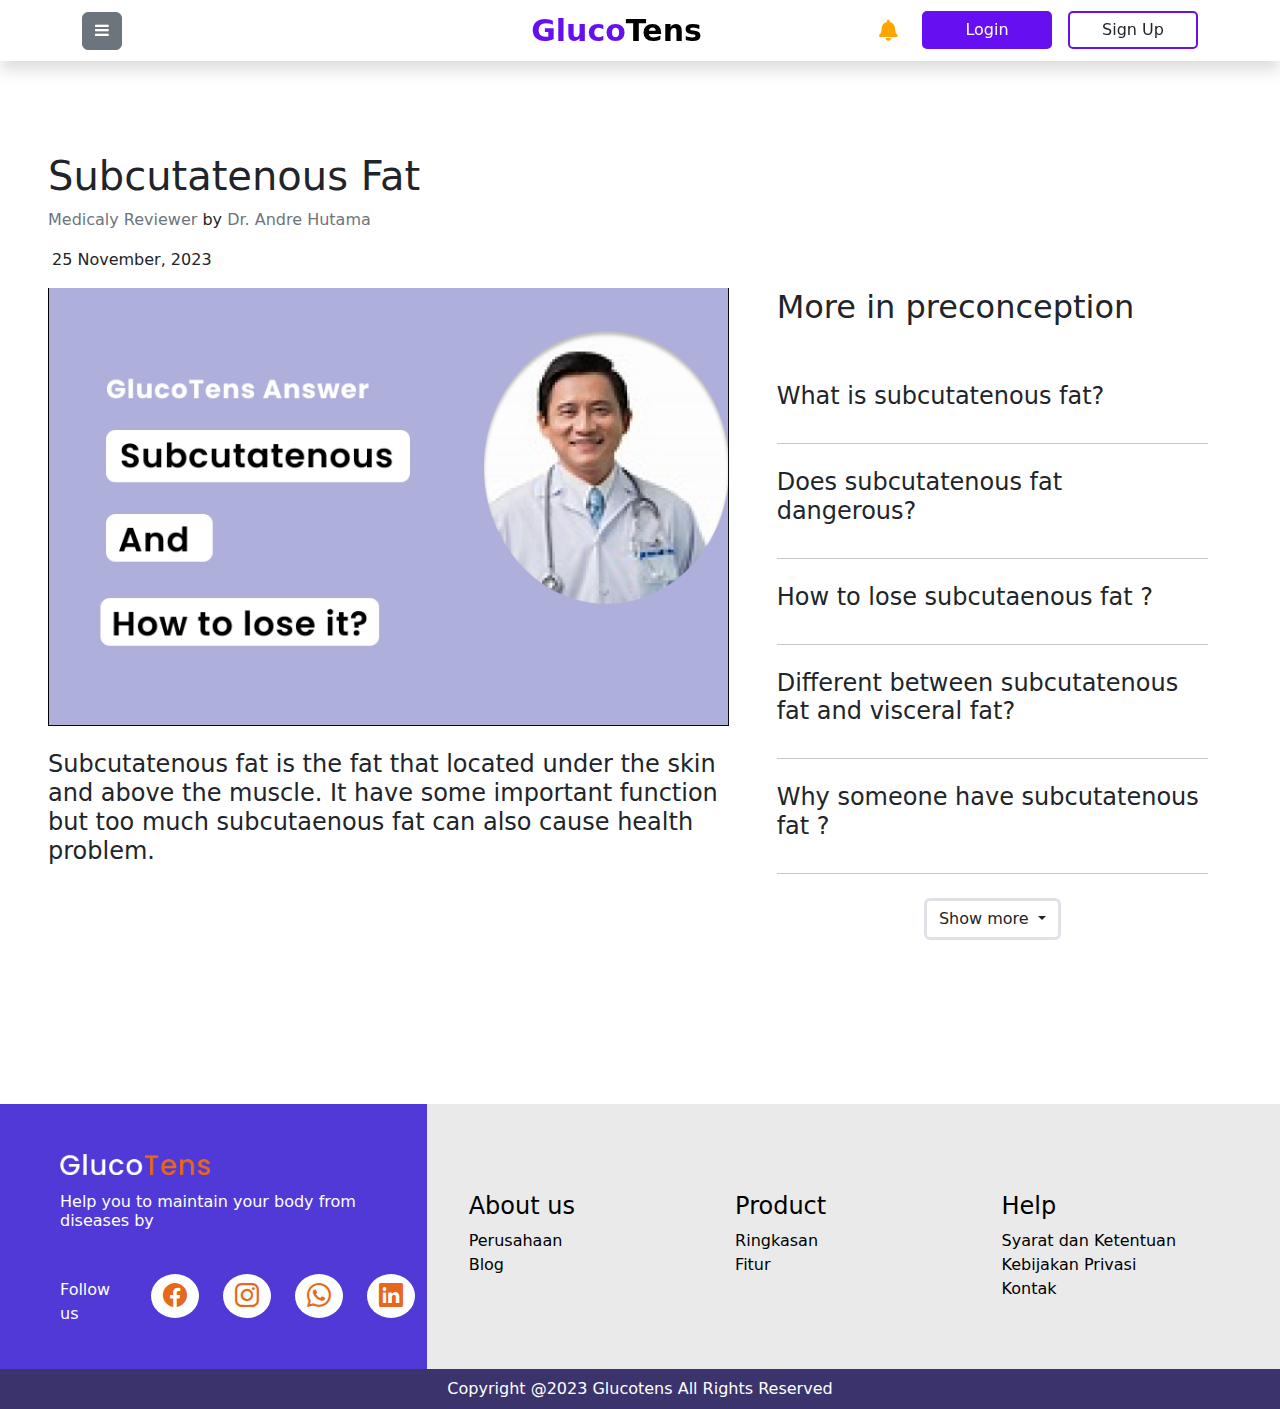
<file: detailnews3.html>
<!DOCTYPE html>
<html lang="en">

<head>
  <meta charset="UTF-8" />
  <meta name="viewport" content="width=device-width, initial-scale=1.0" />
  <link rel="stylesheet" href="css/main.css" />
  <link rel="stylesheet" href="https://cdn.jsdelivr.net/npm/bootstrap@5.0.0/dist/css/bootstrap.min.css" />
  <link rel="stylesheet" href="https://cdnjs.cloudflare.com/ajax/libs/font-awesome/5.15.4/css/all.min.css"
    integrity="sha512-1ycn6IcaQQ40/MKBW2W4Rhis/DbILU74C1vSrLJxCq57o941Ym01SwNsOMqvEBFlcgUa6xLiPY/NS5R+E6ztJQ=="
    crossorigin="anonymous" referrerpolicy="no-referrer" />
  <link rel="stylesheet" href="https://cdn.jsdelivr.net/npm/bootstrap-icons@1.10.5/font/bootstrap-icons.css" />
  <link rel="stylesheet" href="https://stackpath.bootstrapcdn.com/font-awesome/4.7.0/css/font-awesome.min.css">
  <style>
    body {
      padding-top: 56px;
      /* Adjust this value based on your navbar height */
    }

    .myPurple {
      color: #6610f2;
    }

    .col-md-2,
    .col-md-4,
    .col-md-5 {
      margin-bottom: 20px;
    }

    .gluco {
      color: #6610f2;
      font-size: 30px;
      font-weight: 700;
    }

    .tens {
      color: black;
      font-size: 30px;
      font-weight: 700;
    }

    .glucodrop {
      color: #6610f2;
      font-size: 30px;
      font-weight: 600;
    }

    .tensdrop {
      color: black;
      font-size: 30px;
      font-weight: 600;
    }

    .titlenav {
      margin-left: 240px;
      text-decoration: none;
    }

    .titledrop {
      margin-left: 60px;
      text-decoration: none;
    }

    .nav-link.btn.btn-login {
      background-color: #6610f2;
      color: white;
      border: 2px solid #6610f2;
      border-radius: 5px;
      padding: 5px 10px;
      text-decoration: none;
      width: 130px;
    }

    .nav-link.btn.btn-signup {
      background-color: transparent;
      color: inherit;
      border: 2px solid #6610f2;
      border-radius: 5px;
      padding: 5px 10px;
      text-decoration: none;
      width: 130px;
    }

    .grafik {
      color: black;
      /* Warna hitam untuk tulisan "Grafik" */
      font-weight: 700;
    }

    .gula-darah {
      color: #E6681A;
      /* Warna #E6681A untuk tulisan "Gula Darah" */
      font-weight: 700;
    }

    .modal-content .btn-close {
      border: 2px solid black;
      border-radius: 50%;
      color: black;
      width: 25px;
      height: 25px;
      line-height: 1.5;
      padding: 0;
      transition: background-color 0.3s ease-in-out, color 0.3s ease-in-out;
    }

    .modal-content .btn-close:hover {
      background-color: #6610f2;
      color: white;
    }

    .modal-header {
      border-bottom: none;
    }

    .btnlkpr:hover {
      border-color: #E6681A;
      color: #E6681A;
    }
  </style>
  <title>GLUCOTENS</title>
</head>

<body>
  <nav class="navbar navbar-expand-lg navbar-white bg-white fixed-top shadow">
    <div class="container">

      <!-- Bagian Kiri -->
      <div class="navbar-collapse">
        <ul class="navbar-nav">
          <li class="nav-item">
            <div class="dropdown">
              <a class="btn btn-secondary" href="#" role="button" id="dropdownMenuLink" data-bs-toggle="dropdown"
                aria-expanded="false">
                <i class="fa fa-bars" aria-hidden="true"></i>
              </a>

              <ul class="dropdown-menu p-2" aria-labelledby="dropdownMenuLink" style="width: 270px;">
                <li><a class="titledrop" href="index.html"><span class="glucodrop">Gluco</span><span
                      class="tensdrop">Tens</span></a></li>
                <li><a class="dropdown-item" href="#">Community</a></li>
                <li><a class="dropdown-item" href="#">Popular searchers</a></li>
                <li><a class="dropdown-item" href="#">About Dieases</a></li>
                <li><a class="dropdown-item" href="#">PGDM</a></li>
                <li><a class="dropdown-item" href="#">Notebook</a></li>
                <li><a class="dropdown-item" href="#">Product</a></li>
              </ul>
            </div>
          </li>
        </ul>
      </div>

      <a class="titlenav" href="index.html"><span class="gluco">Gluco</span><span class="tens">Tens</span></a>

      <div class="navbar-collapse">
        <ul class="navbar-nav ms-auto">
          <li class="nav-item">
            <div class="nav-link">
              <i class="fas fa-bell fa-lg me-3" style="color: orange"></i>
            </div>
          </li>
          <li class="nav-item">
            <a href="#" class="nav-link btn btn-login me-3" data-bs-toggle="modal"
              data-bs-target="#modalLogin">Login</a>
          </li>
          <li class="nav-item">
            <a href="#" class="nav-link btn btn-signup" data-bs-toggle="modal" data-bs-target="#modalSignup">Sign Up</a>
          </li>
        </ul>
      </div>
    </div>
  </nav>

  <div class="container-fluid mt-5 p-5">
    <div class="row">
      <h1>Subcutatenous Fat</h1>
    </div>
    <div class="row">
      <div class="col">
        <span class="text-secondary">Medicaly Reviewer</span>
        by
        <span class="text-secondary">Dr. Andre Hutama </span>
      </div>
    </div>
    <div class="row">
      <div class="col p-3">
        <span>25 November, 2023</span>
      </div>
    </div>
    <div class="row">
      <div class="col-md-7">
        <div class="row">
          <img class="w-100" src="image/subcutatenous.png" alt="" />
        </div>
        <div class="row mt-4">
          <h4>
           Subcutatenous fat is the fat that located under the skin and
           above the muscle. It have some important function but too much
           subcutaenous fat can also cause health problem.
          </h4>
        </div>
      </div>
      <div class="col-md-5">
        <div class="container px-4">
          <div class="row">
            <h2>More in preconception</h2>
          </div>
          <div class="row my-4">
            <div class="container">
              <div class="row my-4">
                <h4>What is subcutatenous fat?</h4>
              </div>
              <hr />
              <div class="row my-4">
                <h4>Does subcutatenous fat dangerous?</h4>
              </div>
              <hr />
              <div class="row my-4">
                <h4>
                  How to lose subcutaenous fat ?
                </h4>
              </div>
              <hr />
              <div class="row my-4">
                <h4>Different between subcutatenous fat and visceral fat?</h4>
              </div>
              <hr />
              <div class="row my-4">
                <h4>Why someone have subcutatenous fat ?</h4>
              </div>
              <hr />
              <div class="row my-4 text-center">
                <div class="dropdown">
                  <button class="btn border border-3 dropdown-toggle" type="button" data-bs-toggle="dropdown"
                    aria-expanded="false">
                    Show more
                  </button>
                  <ul class="dropdown-menu">
                    <li><a class="dropdown-item" href="#">Action</a></li>
                    <li>
                      <a class="dropdown-item" href="#">Another action</a>
                    </li>
                    <li>
                      <a class="dropdown-item" href="#">Something else here</a>
                    </li>
                  </ul>
                </div>
              </div>
            </div>
          </div>
        </div>
      </div>
    </div>
  </div>

  <footer class="text-white mt-5">
    <div class="container-fluid">
      <div class="row">
        <div class="col-md-4 py footer1" style="margin-bottom: 0px !important;">
          <div class="mt-5 ms-5">
            <img src="image/GlucoTens.png" alt="" width="150" />
            <h4 class="help mt-3">Help you to maintain your body from diseases by</h4>
            <p class="mt-3 d-flex gap-4 mt-5">
              Follow us
              <a href="# " class=" text-decoration-none">
                <i class="bi bi-facebook icons fs-4" style="padding:8px 12px"></i>
              </a>
              <a href="# " class=" text-decoration-none">
                <i class="bi bi-instagram icons fs-4" style="padding:8px 12px"></i>
              </a>
              <a href="# " class=" text-decoration-none">
                <i class="bi bi-whatsapp icons fs-4" style="padding:8px 12px"></i>
              </a>
              <a href="" class=" text-decoration-none">
                <i class="bi bi-linkedin icons fs-4" style="padding:8px 12px"></i>
              </a>
            </p>
          </div>
        </div>
        <div class="col-md-8 footer2 pb-5 pt-4">
          <div style="margin-left: 30px;" class="d-flex mt-5 pt-3">
            <div class="col-md-4">
              <h4>About us</h4>
              <p class="m-0">Perusahaan</p>
              <p class="m-0">Blog</p>
            </div>
            <div class="col-md-4">
              <h4>Product</h4>
              <p class="m-0">Ringkasan</p>
              <p class="m-0">Fitur</p>
            </div>
            <div class="col-md-4">
              <h4>Help</h4>
              <p class="m-0">Syarat dan Ketentuan</p>
              <p class="m-0">Kebijakan Privasi</p>
              <p class="m-0">Kontak</p>
            </div>
          </div>
        </div>
        <div class="copy col-md-12 text-center p-2">Copyright @2023 Glucotens All Rights Reserved</div>
      </div>
    </div>
  </footer>
  <div class="modal fade rounded-2" id="modalLogin" tabindex="-1" aria-labelledby="modalLoginLabel" aria-hidden="true">
    <div class="modal-dialog modal-dialog-centered">
      <div class="modal-content p-4" style="border-radius: 20px;">
        <div class="modal-header d-flex justify-content-between">
          <div class="d-flex flex-column">
            <p class="" style="color: #00D1FFF5; font-weight: 600; font-size: 17px;">New to GlucoTens? Join now!
            </p>
            <h5 class="modal-title" style="font-weight: 700; font-size: 28px; margin-top: -13px;" id="modalLoginLabel">
              Please Login</h5>
          </div>
          <button type="button" style="margin-right: 1px;" class="btn-close mb-5" data-bs-dismiss="modal"
            aria-label="Close"></button>
        </div>
        <div class="modal-body">
          <!-- Isi form login -->
          <form>
            <div class="mb-4">
              <input style="height: 60px; border-radius: 15px;" type="text" class="form-control" id="username"
                placeholder="Email">
            </div>
            <div class="mb-3 pt-2 pb-2 position-relative">
              <input style="height: 60px; border-radius: 15px;" type="password" class="form-control" id="password"
                placeholder="Password">
              <i class="fa fa-eye-slash position-absolute end-0 translate-middle-y me-4"
                style="cursor: pointer; margin-top: -32px; font-size: 20px;"></i>
            </div>
            <p class="" style="color: #00D1FFF5; font-weight: 600; font-size: 17px;">Forget Pass?</p>
            <div class="d-flex">
              <button style="width: 130px; font-weight: 700;" type="submit" class="btn btn-primary">Login</button>
              <a class="mt-auto mb-auto ms-3"
                style="font-weight: 500; font-size: 16px; line-height: 24px; letter-spacing: 1px; color: black;">
                Don't have any account?
              </a>
            </div>
          </form>
        </div>
      </div>
    </div>
  </div>

  <!-- Tambahkan setelah modal login -->
  <div class="modal fade" id="modalSignup" tabindex="-1" aria-labelledby="modalSignupLabel" aria-hidden="true">
    <div class="modal-dialog modal-dialog-centered">
      <div class="modal-content p-4" style="border-radius: 20px;">
        <div class="modal-header d-flex justify-content-between">
          <div class="d-flex flex-column">
            <p class="" style="color: #00D1FFF5; font-weight: 600; font-size: 17px;">New to GlucoTens? Join now!
            </p>
            <h5 class="modal-title" style="font-weight: 700; font-size: 28px; margin-top: -13px;" id="modalLoginLabel">
              Please Sign Up</h5>
          </div>
          <button type="button" style="margin-right: 1px;" class="btn-close mb-5" data-bs-dismiss="modal"
            aria-label="Close"></button>
        </div>
        <div class="modal-body">
          <!-- Isi form login -->
          <form>
            <div class="mb-4">
              <input style="height: 60px; border-radius: 15px;" type="text" class="form-control" id="username"
                placeholder="Email">
            </div>
            <div class="mb-3 pt-2 pb-2 position-relative">
              <input style="height: 60px; border-radius: 15px;" type="password" class="form-control" id="password"
                placeholder="Password">
              <i class="fa fa-eye-slash position-absolute end-0 translate-middle-y me-4"
                style="cursor: pointer; margin-top: -32px; font-size: 20px;"></i>
            </div>
            <div class="mb-3 pt-2 pb-2 position-relative">
              <input style="height: 60px; border-radius: 15px;" type="password" class="form-control" id="password"
                placeholder="Confirm Password">
              <i class="fa fa-eye-slash position-absolute end-0 translate-middle-y me-4"
                style="cursor: pointer; margin-top: -32px; font-size: 20px;"></i>
            </div>
            <p class="" style="color: #00D1FFF5; font-weight: 600; font-size: 17px;">Forget Pass?</p>
            <div class="d-flex">
              <button style="width: 130px; font-weight: 700;" type="submit" class="btn btn-primary">Sign up</button>
              <a class="mt-auto mb-auto ms-3"
                style="font-weight: 500; font-size: 16px; line-height: 24px; letter-spacing: 1px; color: black;">
                Already have any account?
              </a>
            </div>
          </form>
        </div>
      </div>
    </div>
  </div>

  <script src="https://cdn.jsdelivr.net/npm/bootstrap@5.0.0/dist/js/bootstrap.bundle.min.js"></script>
</body>

</html>
</file>
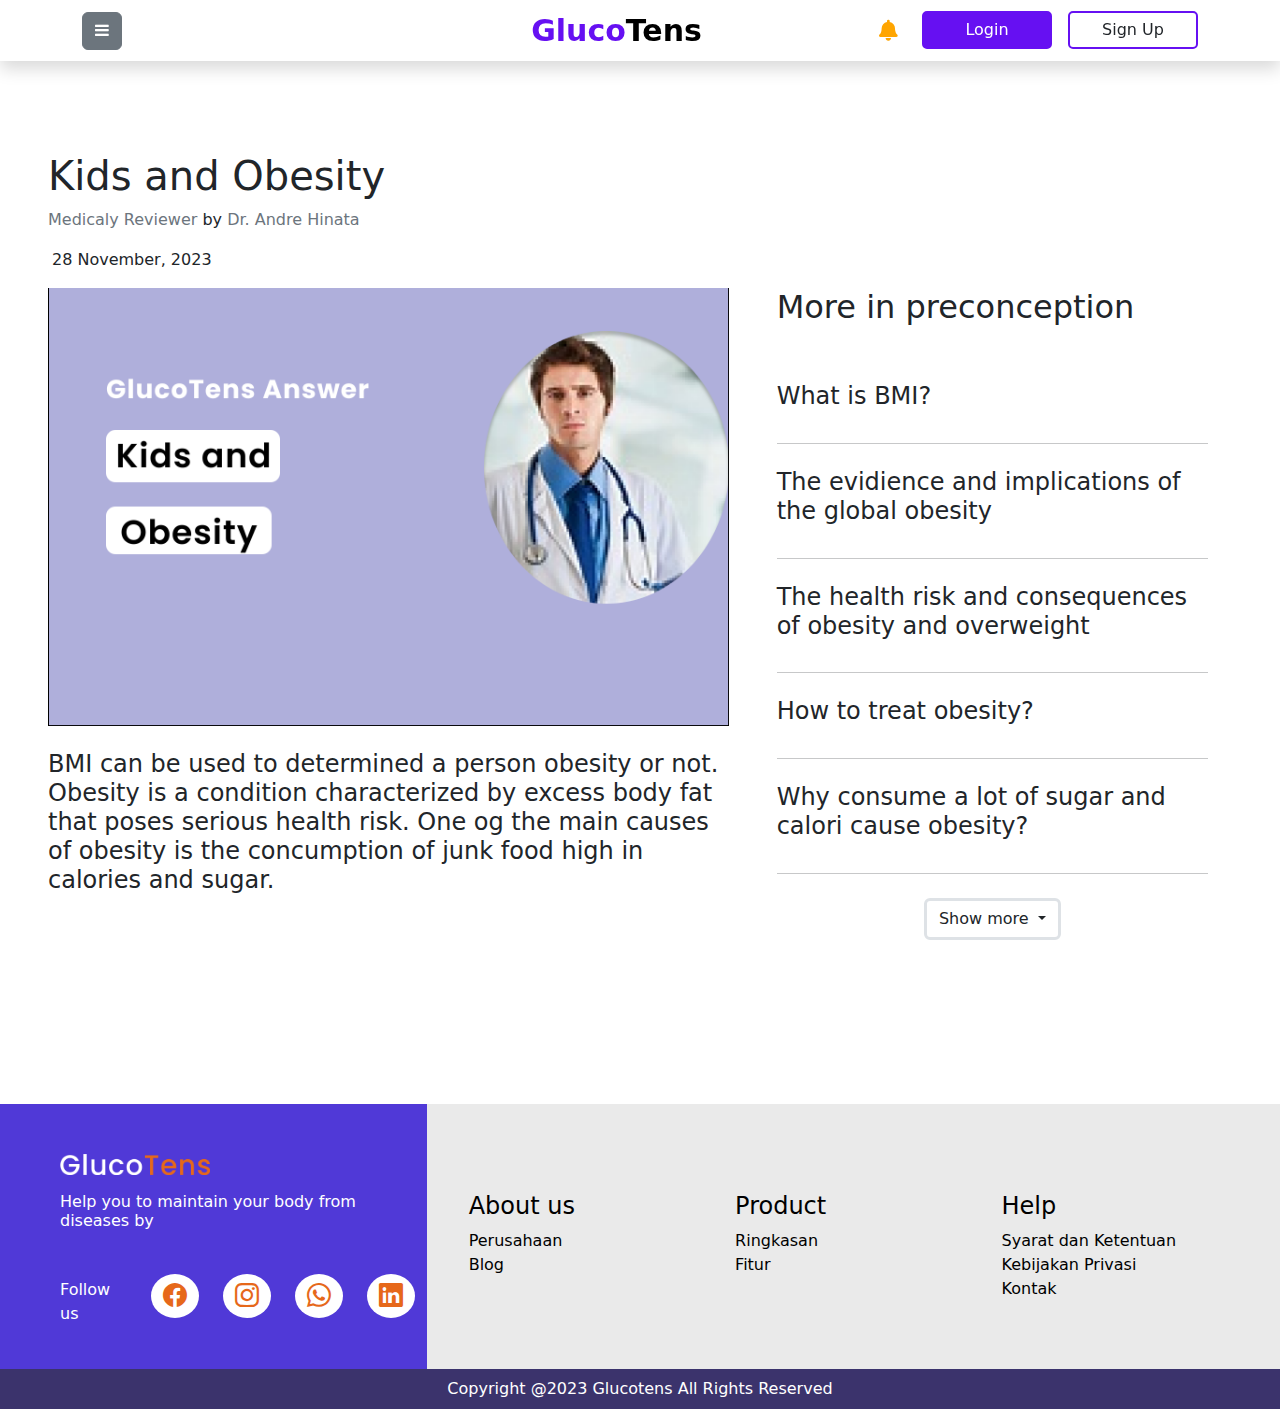
<file: detailnews4.html>
<!DOCTYPE html>
<html lang="en">

<head>
  <meta charset="UTF-8" />
  <meta name="viewport" content="width=device-width, initial-scale=1.0" />
  <link rel="stylesheet" href="css/main.css" />
  <link rel="stylesheet" href="https://cdn.jsdelivr.net/npm/bootstrap@5.0.0/dist/css/bootstrap.min.css" />
  <link rel="stylesheet" href="https://cdnjs.cloudflare.com/ajax/libs/font-awesome/5.15.4/css/all.min.css"
    integrity="sha512-1ycn6IcaQQ40/MKBW2W4Rhis/DbILU74C1vSrLJxCq57o941Ym01SwNsOMqvEBFlcgUa6xLiPY/NS5R+E6ztJQ=="
    crossorigin="anonymous" referrerpolicy="no-referrer" />
  <link rel="stylesheet" href="https://cdn.jsdelivr.net/npm/bootstrap-icons@1.10.5/font/bootstrap-icons.css" />
  <link rel="stylesheet" href="https://stackpath.bootstrapcdn.com/font-awesome/4.7.0/css/font-awesome.min.css">
  <style>
    body {
      padding-top: 56px;
      /* Adjust this value based on your navbar height */
    }

    .myPurple {
      color: #6610f2;
    }

    .col-md-2,
    .col-md-4,
    .col-md-5 {
      margin-bottom: 20px;
    }

    .gluco {
      color: #6610f2;
      font-size: 30px;
      font-weight: 700;
    }

    .tens {
      color: black;
      font-size: 30px;
      font-weight: 700;
    }

    .glucodrop {
      color: #6610f2;
      font-size: 30px;
      font-weight: 600;
    }

    .tensdrop {
      color: black;
      font-size: 30px;
      font-weight: 600;
    }

    .titlenav {
      margin-left: 240px;
      text-decoration: none;
    }

    .titledrop {
      margin-left: 60px;
      text-decoration: none;
    }

    .nav-link.btn.btn-login {
      background-color: #6610f2;
      color: white;
      border: 2px solid #6610f2;
      border-radius: 5px;
      padding: 5px 10px;
      text-decoration: none;
      width: 130px;
    }

    .nav-link.btn.btn-signup {
      background-color: transparent;
      color: inherit;
      border: 2px solid #6610f2;
      border-radius: 5px;
      padding: 5px 10px;
      text-decoration: none;
      width: 130px;
    }

    .grafik {
      color: black;
      /* Warna hitam untuk tulisan "Grafik" */
      font-weight: 700;
    }

    .gula-darah {
      color: #E6681A;
      /* Warna #E6681A untuk tulisan "Gula Darah" */
      font-weight: 700;
    }

    .modal-content .btn-close {
      border: 2px solid black;
      border-radius: 50%;
      color: black;
      width: 25px;
      height: 25px;
      line-height: 1.5;
      padding: 0;
      transition: background-color 0.3s ease-in-out, color 0.3s ease-in-out;
    }

    .modal-content .btn-close:hover {
      background-color: #6610f2;
      color: white;
    }

    .modal-header {
      border-bottom: none;
    }

    .btnlkpr:hover {
      border-color: #E6681A;
      color: #E6681A;
    }
  </style>
  <title>GLUCOTENS</title>
</head>

<body>
  <nav class="navbar navbar-expand-lg navbar-white bg-white fixed-top shadow">
    <div class="container">

      <!-- Bagian Kiri -->
      <div class="navbar-collapse">
        <ul class="navbar-nav">
          <li class="nav-item">
            <div class="dropdown">
              <a class="btn btn-secondary" href="#" role="button" id="dropdownMenuLink" data-bs-toggle="dropdown"
                aria-expanded="false">
                <i class="fa fa-bars" aria-hidden="true"></i>
              </a>

              <ul class="dropdown-menu p-2" aria-labelledby="dropdownMenuLink" style="width: 270px;">
                <li><a class="titledrop" href="index.html"><span class="glucodrop">Gluco</span><span
                      class="tensdrop">Tens</span></a></li>
                <li><a class="dropdown-item" href="#">Community</a></li>
                <li><a class="dropdown-item" href="#">Popular searchers</a></li>
                <li><a class="dropdown-item" href="#">About Dieases</a></li>
                <li><a class="dropdown-item" href="#">PGDM</a></li>
                <li><a class="dropdown-item" href="#">Notebook</a></li>
                <li><a class="dropdown-item" href="#">Product</a></li>
              </ul>
            </div>
          </li>
        </ul>
      </div>

      <a class="titlenav" href="index.html"><span class="gluco">Gluco</span><span class="tens">Tens</span></a>

      <div class="navbar-collapse">
        <ul class="navbar-nav ms-auto">
          <li class="nav-item">
            <div class="nav-link">
              <i class="fas fa-bell fa-lg me-3" style="color: orange"></i>
            </div>
          </li>
          <li class="nav-item">
            <a href="#" class="nav-link btn btn-login me-3" data-bs-toggle="modal"
              data-bs-target="#modalLogin">Login</a>
          </li>
          <li class="nav-item">
            <a href="#" class="nav-link btn btn-signup" data-bs-toggle="modal" data-bs-target="#modalSignup">Sign Up</a>
          </li>
        </ul>
      </div>
    </div>
  </nav>

  <div class="container-fluid mt-5 p-5">
    <div class="row">
      <h1>Kids and Obesity</h1>
    </div>
    <div class="row">
      <div class="col">
        <span class="text-secondary">Medicaly Reviewer</span>
        by
        <span class="text-secondary">Dr. Andre Hinata</span>
      </div>
    </div>
    <div class="row">
      <div class="col p-3">
        <span>28 November, 2023</span>
      </div>
    </div>
    <div class="row">
      <div class="col-md-7">
        <div class="row">
          <img class="w-100" src="image/vid (3).png" alt="" />
        </div>
        <div class="row mt-4">
          <h4>
            BMI can be used to determined a person obesity or not. Obesity is
            a condition characterized by excess body fat that poses serious
            health risk. One og the main causes of obesity is the concumption
            of junk food high in calories and sugar.
          </h4>
        </div>
      </div>
      <div class="col-md-5">
        <div class="container px-4">
          <div class="row">
            <h2>More in preconception</h2>
          </div>
          <div class="row my-4">
            <div class="container">
              <div class="row my-4">
                <h4>What is BMI?</h4>
              </div>
              <hr />
              <div class="row my-4">
                <h4>The evidience and implications of the global obesity</h4>
              </div>
              <hr />
              <div class="row my-4">
                <h4>
                  The health risk and consequences of obesity and overweight
                </h4>
              </div>
              <hr />
              <div class="row my-4">
                <h4>How to treat obesity?</h4>
              </div>
              <hr />
              <div class="row my-4">
                <h4>Why consume a lot of sugar and calori cause obesity?</h4>
              </div>
              <hr />
              <div class="row my-4 text-center">
                <div class="dropdown">
                  <button class="btn border border-3 dropdown-toggle" type="button" data-bs-toggle="dropdown"
                    aria-expanded="false">
                    Show more
                  </button>
                  <ul class="dropdown-menu">
                    <li><a class="dropdown-item" href="#">Action</a></li>
                    <li>
                      <a class="dropdown-item" href="#">Another action</a>
                    </li>
                    <li>
                      <a class="dropdown-item" href="#">Something else here</a>
                    </li>
                  </ul>
                </div>
              </div>
            </div>
          </div>
        </div>
      </div>
    </div>
  </div>

  <footer class="text-white mt-5">
    <div class="container-fluid">
      <div class="row">
        <div class="col-md-4 py footer1" style="margin-bottom: 0px !important;">
          <div class="mt-5 ms-5">
            <img src="image/GlucoTens.png" alt="" width="150" />
            <h4 class="help mt-3">Help you to maintain your body from diseases by</h4>
            <p class="mt-3 d-flex gap-4 mt-5">
              Follow us
              <a href="# " class=" text-decoration-none">
                <i class="bi bi-facebook icons fs-4" style="padding:8px 12px"></i>
              </a>
              <a href="# " class=" text-decoration-none">
                <i class="bi bi-instagram icons fs-4" style="padding:8px 12px"></i>
              </a>
              <a href="# " class=" text-decoration-none">
                <i class="bi bi-whatsapp icons fs-4" style="padding:8px 12px"></i>
              </a>
              <a href="" class=" text-decoration-none">
                <i class="bi bi-linkedin icons fs-4" style="padding:8px 12px"></i>
              </a>
            </p>
          </div>
        </div>
        <div class="col-md-8 footer2 pb-5 pt-4">
          <div style="margin-left: 30px;" class="d-flex mt-5 pt-3">
            <div class="col-md-4">
              <h4>About us</h4>
              <p class="m-0">Perusahaan</p>
              <p class="m-0">Blog</p>
            </div>
            <div class="col-md-4">
              <h4>Product</h4>
              <p class="m-0">Ringkasan</p>
              <p class="m-0">Fitur</p>
            </div>
            <div class="col-md-4">
              <h4>Help</h4>
              <p class="m-0">Syarat dan Ketentuan</p>
              <p class="m-0">Kebijakan Privasi</p>
              <p class="m-0">Kontak</p>
            </div>
          </div>
        </div>
        <div class="copy col-md-12 text-center p-2">Copyright @2023 Glucotens All Rights Reserved</div>
      </div>
    </div>
  </footer>
  <div class="modal fade rounded-2" id="modalLogin" tabindex="-1" aria-labelledby="modalLoginLabel" aria-hidden="true">
    <div class="modal-dialog modal-dialog-centered">
      <div class="modal-content p-4" style="border-radius: 20px;">
        <div class="modal-header d-flex justify-content-between">
          <div class="d-flex flex-column">
            <p class="" style="color: #00D1FFF5; font-weight: 600; font-size: 17px;">New to GlucoTens? Join now!
            </p>
            <h5 class="modal-title" style="font-weight: 700; font-size: 28px; margin-top: -13px;" id="modalLoginLabel">
              Please Login</h5>
          </div>
          <button type="button" style="margin-right: 1px;" class="btn-close mb-5" data-bs-dismiss="modal"
            aria-label="Close"></button>
        </div>
        <div class="modal-body">
          <!-- Isi form login -->
          <form>
            <div class="mb-4">
              <input style="height: 60px; border-radius: 15px;" type="text" class="form-control" id="username"
                placeholder="Email">
            </div>
            <div class="mb-3 pt-2 pb-2 position-relative">
              <input style="height: 60px; border-radius: 15px;" type="password" class="form-control" id="password"
                placeholder="Password">
              <i class="fa fa-eye-slash position-absolute end-0 translate-middle-y me-4"
                style="cursor: pointer; margin-top: -32px; font-size: 20px;"></i>
            </div>
            <p class="" style="color: #00D1FFF5; font-weight: 600; font-size: 17px;">Forget Pass?</p>
            <div class="d-flex">
              <button style="width: 130px; font-weight: 700;" type="submit" class="btn btn-primary">Login</button>
              <a class="mt-auto mb-auto ms-3"
                style="font-weight: 500; font-size: 16px; line-height: 24px; letter-spacing: 1px; color: black;">
                Don't have any account?
              </a>
            </div>
          </form>
        </div>
      </div>
    </div>
  </div>

  <!-- Tambahkan setelah modal login -->
  <div class="modal fade" id="modalSignup" tabindex="-1" aria-labelledby="modalSignupLabel" aria-hidden="true">
    <div class="modal-dialog modal-dialog-centered">
      <div class="modal-content p-4" style="border-radius: 20px;">
        <div class="modal-header d-flex justify-content-between">
          <div class="d-flex flex-column">
            <p class="" style="color: #00D1FFF5; font-weight: 600; font-size: 17px;">New to GlucoTens? Join now!
            </p>
            <h5 class="modal-title" style="font-weight: 700; font-size: 28px; margin-top: -13px;" id="modalLoginLabel">
              Please Sign Up</h5>
          </div>
          <button type="button" style="margin-right: 1px;" class="btn-close mb-5" data-bs-dismiss="modal"
            aria-label="Close"></button>
        </div>
        <div class="modal-body">
          <!-- Isi form login -->
          <form>
            <div class="mb-4">
              <input style="height: 60px; border-radius: 15px;" type="text" class="form-control" id="username"
                placeholder="Email">
            </div>
            <div class="mb-3 pt-2 pb-2 position-relative">
              <input style="height: 60px; border-radius: 15px;" type="password" class="form-control" id="password"
                placeholder="Password">
              <i class="fa fa-eye-slash position-absolute end-0 translate-middle-y me-4"
                style="cursor: pointer; margin-top: -32px; font-size: 20px;"></i>
            </div>
            <div class="mb-3 pt-2 pb-2 position-relative">
              <input style="height: 60px; border-radius: 15px;" type="password" class="form-control" id="password"
                placeholder="Confirm Password">
              <i class="fa fa-eye-slash position-absolute end-0 translate-middle-y me-4"
                style="cursor: pointer; margin-top: -32px; font-size: 20px;"></i>
            </div>
            <p class="" style="color: #00D1FFF5; font-weight: 600; font-size: 17px;">Forget Pass?</p>
            <div class="d-flex">
              <button style="width: 130px; font-weight: 700;" type="submit" class="btn btn-primary">Sign up</button>
              <a class="mt-auto mb-auto ms-3"
                style="font-weight: 500; font-size: 16px; line-height: 24px; letter-spacing: 1px; color: black;">
                Already have any account?
              </a>
            </div>
          </form>
        </div>
      </div>
    </div>
  </div>

  <script src="https://cdn.jsdelivr.net/npm/bootstrap@5.0.0/dist/js/bootstrap.bundle.min.js"></script>
</body>

</html>
</file>
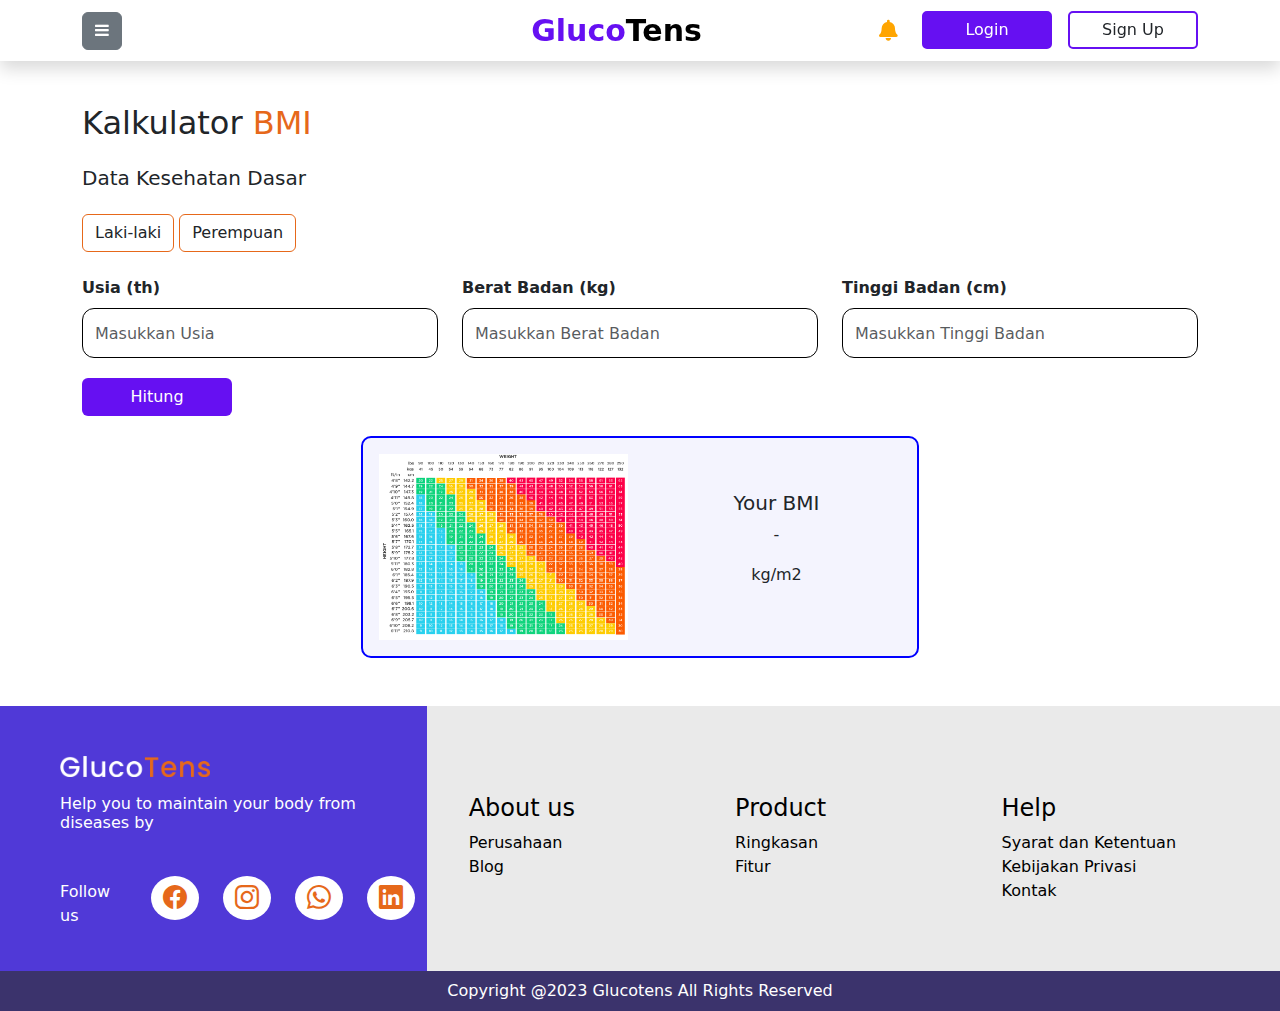
<file: kalkulator_bmi.html>
<!DOCTYPE html>
<html lang="en">
<head>
  <meta charset="UTF-8" />
  <meta name="viewport" content="width=device-width, initial-scale=1.0" />
  <link rel="stylesheet" href="css/main.css" />
  <link rel="stylesheet" href="https://cdn.jsdelivr.net/npm/bootstrap@5.0.0/dist/css/bootstrap.min.css" />
  <link rel="stylesheet" href="https://cdnjs.cloudflare.com/ajax/libs/font-awesome/5.15.4/css/all.min.css"
  integrity="sha512-1ycn6IcaQQ40/MKBW2W4Rhis/DbILU74C1vSrLJxCq57o941Ym01SwNsOMqvEBFlcgUa6xLiPY/NS5R+E6ztJQ=="
  crossorigin="anonymous" referrerpolicy="no-referrer" />
  <link rel="stylesheet" href="https://cdn.jsdelivr.net/npm/bootstrap-icons@1.10.5/font/bootstrap-icons.css" />
  <link rel="stylesheet" href="https://stackpath.bootstrapcdn.com/font-awesome/4.7.0/css/font-awesome.min.css">
  <style>
    body {
      padding-top: 56px;
      /* Adjust this value based on your navbar height */
    }
    
    .myPurple {
      color: #6610f2;
    }
    
    .col-md-2,
    .col-md-4,
    .col-md-5 {
      margin-bottom: 20px;
    }
    
    .gluco {
      color: #6610f2;
      font-size: 30px;
      font-weight: 700;
    }
    
    .tens {
      color: black;
      font-size: 30px;
      font-weight: 700;
    }
    
    .glucodrop {
      color: #6610f2;
      font-size: 30px;
      font-weight: 600;
    }
    
    .tensdrop {
      color: black;
      font-size: 30px;
      font-weight: 600;
    }
    
    .titlenav {
      margin-left: 240px;
      text-decoration: none;
    }
    
    .titledrop {
      margin-left: 60px;
      text-decoration: none;
    }
    
    .nav-link.btn.btn-login {
      background-color: #6610f2;
      color: white;
      border: 2px solid #6610f2;
      border-radius: 5px;
      padding: 5px 10px;
      text-decoration: none;
      width: 130px;
    }
    
    .nav-link.btn.btn-signup {
      background-color: transparent;
      color: inherit;
      border: 2px solid #6610f2;
      border-radius: 5px;
      padding: 5px 10px;
      text-decoration: none;
      width: 130px;
    }
    
    .grafik {
      color: black;
      /* Warna hitam untuk tulisan "Grafik" */
      font-weight: 700;
    }
    
    .gula-darah {
      color: #E6681A;
      /* Warna #E6681A untuk tulisan "Gula Darah" */
      font-weight: 700;
    }
    
    .modal-content .btn-close {
      border: 2px solid black;
      border-radius: 50%;
      color: black;
      width: 25px;
      height: 25px;
      line-height: 1.5;
      padding: 0;
      transition: background-color 0.3s ease-in-out, color 0.3s ease-in-out;
    }
    
    .modal-content .btn-close:hover {
      background-color: #6610f2;
      color: white;
    }
    
    .modal-header {
      border-bottom: none;
    }

    .btnlkpr:hover {
      border-color: #E6681A;
      color: #E6681A;
    }
  </style>
  <title>GLUCOTENS</title>
</head>

<body>
  <nav class="navbar navbar-expand-lg navbar-white bg-white fixed-top shadow">
    <div class="container">
      
      <!-- Bagian Kiri -->
      <div class="navbar-collapse">
        <ul class="navbar-nav">
          <li class="nav-item">
            <div class="dropdown">
              <a class="btn btn-secondary" href="#" role="button" id="dropdownMenuLink" data-bs-toggle="dropdown"
              aria-expanded="false">
              <i class="fa fa-bars" aria-hidden="true"></i>
            </a>
            
            <ul class="dropdown-menu p-2" aria-labelledby="dropdownMenuLink" style="width: 270px;">
              <li><a class="titledrop" href="index.html"><span class="glucodrop">Gluco</span><span
                class="tensdrop">Tens</span></a></li>
                <li><a class="dropdown-item" href="#">Community</a></li>
                <li><a class="dropdown-item" href="#">Popular searchers</a></li>
                <li><a class="dropdown-item" href="#">About Dieases</a></li>
                <li><a class="dropdown-item" href="#">PGDM</a></li>
                <li><a class="dropdown-item" href="#">Notebook</a></li>
                <li><a class="dropdown-item" href="#">Product</a></li>
              </ul>
            </div>
          </li>
        </ul>
      </div>
      
      <a class="titlenav" href="index.html"><span class="gluco">Gluco</span><span class="tens">Tens</span></a>
      
      <div class="navbar-collapse">
        <ul class="navbar-nav ms-auto">
          <li class="nav-item">
            <div class="nav-link">
              <i class="fas fa-bell fa-lg me-3" style="color: orange"></i>
            </div>
          </li>
          <li class="nav-item">
            <a href="#" class="nav-link btn btn-login me-3" data-bs-toggle="modal" data-bs-target="#modalLogin">Login</a>
          </li>
          <li class="nav-item">
            <a href="#" class="nav-link btn btn-signup" data-bs-toggle="modal" data-bs-target="#modalSignup">Sign Up</a>
          </li>
        </ul>
      </div>
    </div>
  </nav>

  <div class="container mt-5">
    <h2 class="mb-4">Kalkulator <span style="color: #E6681A;">BMI</span></h2>
    <h5 class="mb-4 mt-2">Data Kesehatan Dasar</h5>
    <button class="btn btnlkpr mb-4" style="border-color: #E6681A;">Laki-laki</button>
    <button class="btn btnlkpr mb-4" style="border-color: #E6681A;">Perempuan</button>

    <div class="row">
      <div class="col-md-4">
        <label style="font-weight: 700;" class="mb-2" for="">Usia (th)</label>
        <input style="border: solid 1px black ; height: 50px; border-radius: 12px;" type="text" class="form-control" placeholder="Masukkan Usia" />
      </div>
      <div class="col-md-4">
        <label style="font-weight: 700;" class="mb-2"  for="">Berat Badan (kg)</label>
        <input style="border: solid 1px black ; height: 50px; border-radius: 12px;" type="text" class="form-control"
        placeholder="Masukkan Berat Badan" />
      </div>
      <div class="col-md-4">
        <label style="font-weight: 700;" class="mb-2"  for="">Tinggi Badan (cm)</label>
        <input style="border: solid 1px black ; height: 50px; border-radius: 12px;" type="text" class="form-control"
        placeholder="Masukkan Tinggi Badan" />
      </div>
      <div class="col-md-4">
        <button style="background-color: #6610f2; color: white; width: 150px;" class="btn">Hitung</button>
      </div>
    </div>
    <div class="card w-50 " style="background-color: #F4F4FE; margin-left: 25%; border: 2px solid #0000FF; border-radius: 10px;">
      <div class="card-body row">
        <div class="col-md-6">
          <img src="image/image 1.jpg" width="100%" />
        </div>
        <div class="col-md-6 d-flex align-items-center justify-content-center text-center">
          <div class="">
            <h5>Your BMI</h5>
            <p>-</p>
            <p>kg/m2</p>
          </div>
        </div>
      </div>
    </div>
  </div>

  <footer class="text-white mt-5">
    <div class="container-fluid">
      <div class="row">
        <div class="col-md-4 py footer1" style="margin-bottom: 0px !important;">
          <div class="mt-5 ms-5">
            <img src="image/GlucoTens.png" alt="" width="150" />
            <h4 class="help mt-3">Help you to maintain your body from diseases by</h4>
            <p class="mt-3 d-flex gap-4 mt-5">
              Follow us
              <a href="# " class=" text-decoration-none">
                <i class="bi bi-facebook icons fs-4" style="padding:8px 12px"></i>
              </a>
              <a href="# " class=" text-decoration-none">
                <i class="bi bi-instagram icons fs-4" style="padding:8px 12px"></i>
              </a>
              <a href="# " class=" text-decoration-none">
                <i class="bi bi-whatsapp icons fs-4" style="padding:8px 12px"></i>
              </a>
              <a href="" class=" text-decoration-none">
                <i class="bi bi-linkedin icons fs-4" style="padding:8px 12px"></i>
              </a>
            </p>
          </div>
        </div>
        <div class="col-md-8 footer2 pb-5 pt-4">
          <div style="margin-left: 30px;" class="d-flex mt-5 pt-3">
            <div class="col-md-4">
              <h4>About us</h4>
              <p class="m-0">Perusahaan</p>
              <p class="m-0">Blog</p>
            </div>
            <div class="col-md-4">
              <h4>Product</h4>
              <p class="m-0">Ringkasan</p>
              <p class="m-0">Fitur</p>
            </div>
            <div class="col-md-4">
              <h4>Help</h4>
              <p class="m-0">Syarat dan Ketentuan</p>
              <p class="m-0">Kebijakan Privasi</p>
              <p class="m-0">Kontak</p>
            </div>
          </div>
        </div>
        <div class="copy col-md-12 text-center p-2">Copyright @2023 Glucotens All Rights Reserved</div>
      </div>
    </div>
  </footer>
  <div class="modal fade rounded-2" id="modalLogin" tabindex="-1" aria-labelledby="modalLoginLabel" aria-hidden="true">
    <div class="modal-dialog modal-dialog-centered">
      <div class="modal-content p-4" style="border-radius: 20px;">
        <div class="modal-header d-flex justify-content-between">
          <div class="d-flex flex-column">
            <p class="" style="color: #00D1FFF5; font-weight: 600; font-size: 17px;">New to GlucoTens? Join now!
            </p>
            <h5 class="modal-title" style="font-weight: 700; font-size: 28px; margin-top: -13px;" id="modalLoginLabel">
            Please Login</h5>
          </div>
          <button type="button" style="margin-right: 1px;" class="btn-close mb-5" data-bs-dismiss="modal"
          aria-label="Close"></button>
        </div>
        <div class="modal-body">
          <!-- Isi form login -->
          <form>
            <div class="mb-4">
              <input style="height: 60px; border-radius: 15px;" type="text" class="form-control" id="username"
              placeholder="Email">
            </div>
            <div class="mb-3 pt-2 pb-2 position-relative">
              <input style="height: 60px; border-radius: 15px;" type="password" class="form-control" id="password"
              placeholder="Password">
              <i class="fa fa-eye-slash position-absolute end-0 translate-middle-y me-4"
              style="cursor: pointer; margin-top: -32px; font-size: 20px;"></i>
            </div>
            <p class="" style="color: #00D1FFF5; font-weight: 600; font-size: 17px;">Forget Pass?</p>
            <div class="d-flex">
              <button style="width: 130px; font-weight: 700;" type="submit" class="btn btn-primary">Login</button>
              <a class="mt-auto mb-auto ms-3"
              style="font-weight: 500; font-size: 16px; line-height: 24px; letter-spacing: 1px; color: black;">
              Don't have any account?
            </a>
          </div>
        </form>
      </div>
    </div>
  </div>
</div>

<!-- Tambahkan setelah modal login -->
<div class="modal fade" id="modalSignup" tabindex="-1" aria-labelledby="modalSignupLabel" aria-hidden="true">
  <div class="modal-dialog modal-dialog-centered">
    <div class="modal-content p-4" style="border-radius: 20px;">
      <div class="modal-header d-flex justify-content-between">
        <div class="d-flex flex-column">
          <p class="" style="color: #00D1FFF5; font-weight: 600; font-size: 17px;">New to GlucoTens? Join now!
          </p>
          <h5 class="modal-title" style="font-weight: 700; font-size: 28px; margin-top: -13px;" id="modalLoginLabel">
          Please Sign Up</h5>
        </div>
        <button type="button" style="margin-right: 1px;" class="btn-close mb-5" data-bs-dismiss="modal"
        aria-label="Close"></button>
      </div>
      <div class="modal-body">
        <!-- Isi form login -->
        <form>
          <div class="mb-4">
            <input style="height: 60px; border-radius: 15px;" type="text" class="form-control" id="username"
            placeholder="Email">
          </div>
          <div class="mb-3 pt-2 pb-2 position-relative">
            <input style="height: 60px; border-radius: 15px;" type="password" class="form-control" id="password"
            placeholder="Password">
            <i class="fa fa-eye-slash position-absolute end-0 translate-middle-y me-4"
            style="cursor: pointer; margin-top: -32px; font-size: 20px;"></i>
          </div>
          <div class="mb-3 pt-2 pb-2 position-relative">
            <input style="height: 60px; border-radius: 15px;" type="password" class="form-control" id="password"
            placeholder="Confirm Password">
            <i class="fa fa-eye-slash position-absolute end-0 translate-middle-y me-4"
            style="cursor: pointer; margin-top: -32px; font-size: 20px;"></i>
          </div>
          <p class="" style="color: #00D1FFF5; font-weight: 600; font-size: 17px;">Forget Pass?</p>
          <div class="d-flex">
            <button style="width: 130px; font-weight: 700;" type="submit" class="btn btn-primary">Sign up</button>
            <a class="mt-auto mb-auto ms-3"
            style="font-weight: 500; font-size: 16px; line-height: 24px; letter-spacing: 1px; color: black;">
            Already have any account?
          </a>
        </div>
      </form>
    </div>
  </div>
</div>
</div>

<script src="https://cdn.jsdelivr.net/npm/bootstrap@5.0.0/dist/js/bootstrap.bundle.min.js"></script>
</body>
</html>
</file>
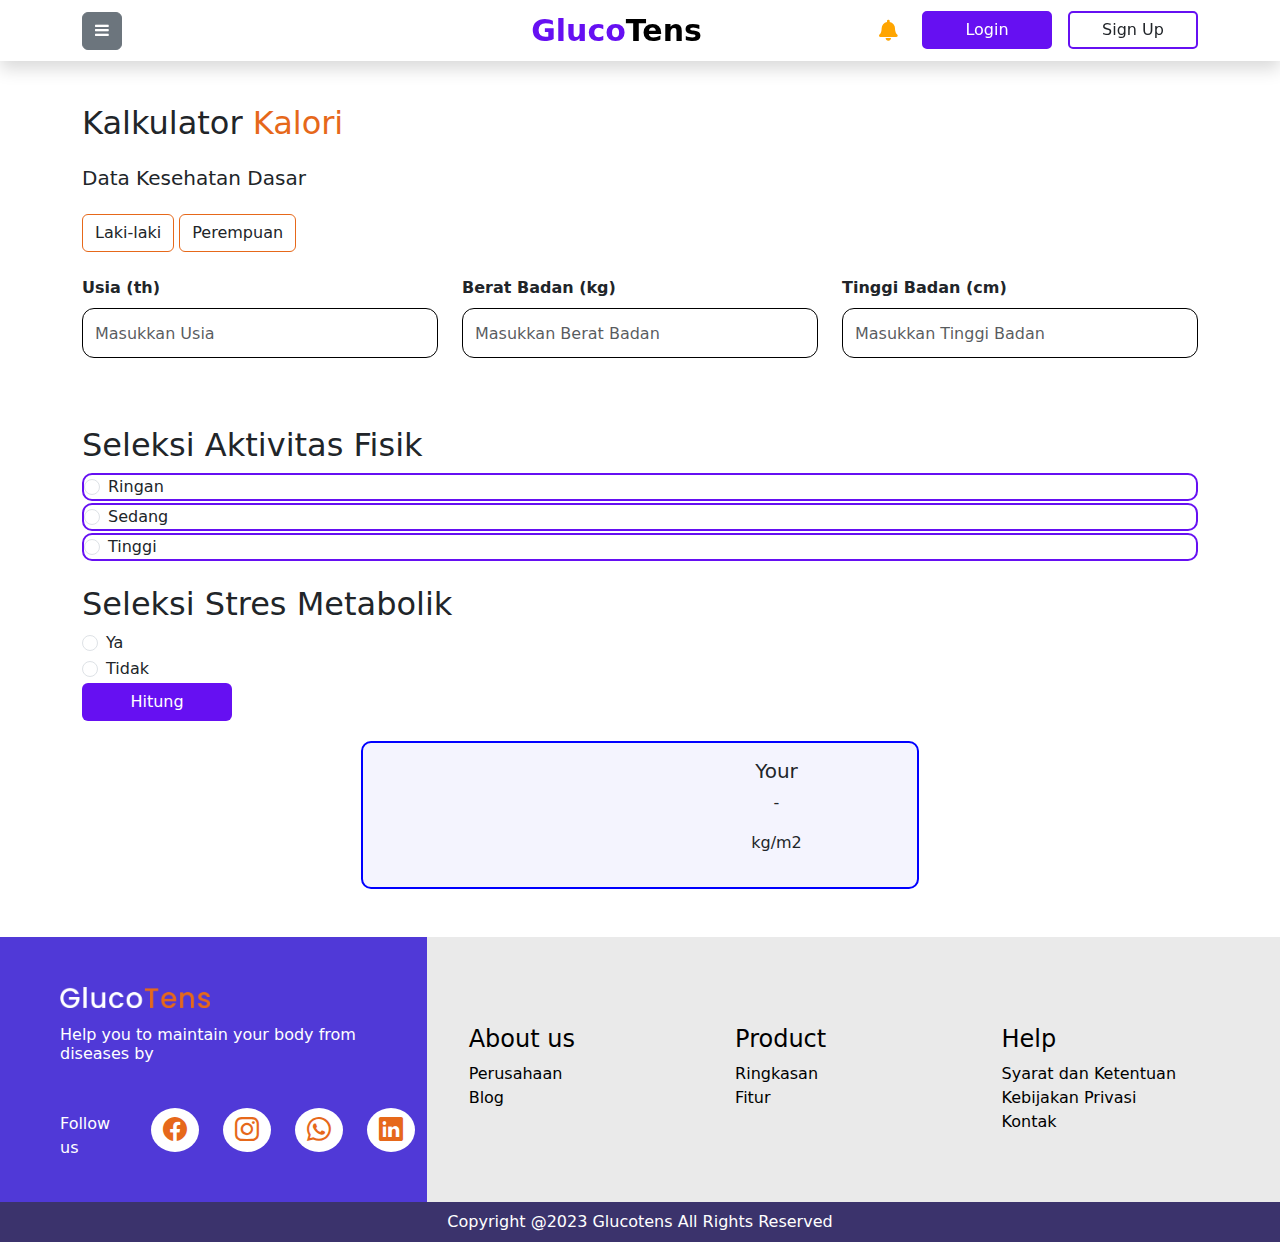
<file: Kalkulator_kalori.html>
<!DOCTYPE html>
<html lang="en">
<head>
  <meta charset="UTF-8" />
  <meta name="viewport" content="width=device-width, initial-scale=1.0" />
  <link rel="stylesheet" href="css/main.css" />
  <link rel="stylesheet" href="https://cdn.jsdelivr.net/npm/bootstrap@5.0.0/dist/css/bootstrap.min.css" />
  <link rel="stylesheet" href="https://cdnjs.cloudflare.com/ajax/libs/font-awesome/5.15.4/css/all.min.css"
  integrity="sha512-1ycn6IcaQQ40/MKBW2W4Rhis/DbILU74C1vSrLJxCq57o941Ym01SwNsOMqvEBFlcgUa6xLiPY/NS5R+E6ztJQ=="
  crossorigin="anonymous" referrerpolicy="no-referrer" />
  <link rel="stylesheet" href="https://cdn.jsdelivr.net/npm/bootstrap-icons@1.10.5/font/bootstrap-icons.css" />
  <link rel="stylesheet" href="https://stackpath.bootstrapcdn.com/font-awesome/4.7.0/css/font-awesome.min.css">
  <style>
    body {
      padding-top: 56px;
      /* Adjust this value based on your navbar height */
    }
    
    .myPurple {
      color: #6610f2;
    }
    
    .col-md-2,
    .col-md-4,
    .col-md-5 {
      margin-bottom: 20px;
    }
    
    .gluco {
      color: #6610f2;
      font-size: 30px;
      font-weight: 700;
    }
    
    .tens {
      color: black;
      font-size: 30px;
      font-weight: 700;
    }
    
    .glucodrop {
      color: #6610f2;
      font-size: 30px;
      font-weight: 600;
    }
    
    .tensdrop {
      color: black;
      font-size: 30px;
      font-weight: 600;
    }
    
    .titlenav {
      margin-left: 240px;
      text-decoration: none;
    }
    
    .titledrop {
      margin-left: 60px;
      text-decoration: none;
    }
    
    .nav-link.btn.btn-login {
      background-color: #6610f2;
      color: white;
      border: 2px solid #6610f2;
      border-radius: 5px;
      padding: 5px 10px;
      text-decoration: none;
      width: 130px;
    }
    
    .nav-link.btn.btn-signup {
      background-color: transparent;
      color: inherit;
      border: 2px solid #6610f2;
      border-radius: 5px;
      padding: 5px 10px;
      text-decoration: none;
      width: 130px;
    }
    
    .grafik {
      color: black;
      /* Warna hitam untuk tulisan "Grafik" */
      font-weight: 700;
    }
    
    .gula-darah {
      color: #E6681A;
      /* Warna #E6681A untuk tulisan "Gula Darah" */
      font-weight: 700;
    }
    
    .modal-content .btn-close {
      border: 2px solid black;
      border-radius: 50%;
      color: black;
      width: 25px;
      height: 25px;
      line-height: 1.5;
      padding: 0;
      transition: background-color 0.3s ease-in-out, color 0.3s ease-in-out;
    }
   /*  */
   
    /*  */
    .modal-content .btn-close:hover {
      background-color: #6610f2;
      color: white;
    }
    
    .modal-header {
      border-bottom: none;
    }

    .btnlkpr:hover {
      border-color: #E6681A;
      color: #E6681A;
    }
  </style>
  <title>GLUCOTENS</title>
</head>

<body>
  <nav class="navbar navbar-expand-lg navbar-white bg-white fixed-top shadow">
    <div class="container">
      
      <!-- Bagian Kiri -->
      <div class="navbar-collapse">
        <ul class="navbar-nav">
          <li class="nav-item">
            <div class="dropdown">
              <a class="btn btn-secondary" href="#" role="button" id="dropdownMenuLink" data-bs-toggle="dropdown"
              aria-expanded="false">
              <i class="fa fa-bars" aria-hidden="true"></i>
            </a>
            
            <ul class="dropdown-menu p-2" aria-labelledby="dropdownMenuLink" style="width: 270px;">
              <li><a class="titledrop" href="index.html"><span class="glucodrop">Gluco</span><span
                class="tensdrop">Tens</span></a></li>
                <li><a class="dropdown-item" href="#">Community</a></li>
                <li><a class="dropdown-item" href="#">Popular searchers</a></li>
                <li><a class="dropdown-item" href="#">About Dieases</a></li>
                <li><a class="dropdown-item" href="#">PGDM</a></li>
                <li><a class="dropdown-item" href="#">Notebook</a></li>
                <li><a class="dropdown-item" href="#">Product</a></li>
              </ul>
            </div>
          </li>
        </ul>
      </div>
      
      <a class="titlenav" href="index.html"><span class="gluco">Gluco</span><span class="tens">Tens</span></a>
      
      <div class="navbar-collapse">
        <ul class="navbar-nav ms-auto">
          <li class="nav-item">
            <div class="nav-link">
              <i class="fas fa-bell fa-lg me-3" style="color: orange"></i>
            </div>
          </li>
          <li class="nav-item">
            <a href="#" class="nav-link btn btn-login me-3" data-bs-toggle="modal" data-bs-target="#modalLogin">Login</a>
          </li>
          <li class="nav-item">
            <a href="#" class="nav-link btn btn-signup" data-bs-toggle="modal" data-bs-target="#modalSignup">Sign Up</a>
          </li>
        </ul>
      </div>
    </div>
  </nav>

  <div class="container mt-5">
    <h2 class="mb-4">Kalkulator <span style="color: #E6681A;">Kalori</span></h2>
    <h5 class="mb-4 mt-2">Data Kesehatan Dasar</h5>
    <button class="btn btnlkpr mb-4" style="border-color: #E6681A;">Laki-laki</button>
    <button class="btn btnlkpr mb-4" style="border-color: #E6681A;">Perempuan</button>

    <div class="row">
      <div class="col-md-4">
        <label style="font-weight: 700;" class="mb-2" for="">Usia (th)</label>
        <input style="border: solid 1px black ; height: 50px; border-radius: 12px;" type="text" class="form-control" placeholder="Masukkan Usia" />
      </div>
      <div class="col-md-4">
        <label style="font-weight: 700;" class="mb-2"  for="">Berat Badan (kg)</label>
        <input style="border: solid 1px black ; height: 50px; border-radius: 12px;" type="text" class="form-control"
        placeholder="Masukkan Berat Badan" />
      </div>
      <div class="col-md-4">
        <label style="font-weight: 700;" class="mb-2"  for="">Tinggi Badan (cm)</label>
        <input style="border: solid 1px black ; height: 50px; border-radius: 12px;" type="text" class="form-control"
        placeholder="Masukkan Tinggi Badan" />
      </div>

      <div class="container mt-5">
        <h2>Seleksi Aktivitas Fisik</h2>
        <div style="border: 2px solid #6610f2; border-radius: 10px;" class="form-check">
          <input type="radio" class="form-check-input" name="aktivitas" id="ringan">
          <label class="form-check-label" for="ringan">Ringan</label>
        </div>
        <div style="border: 2px solid #6610f2; border-radius: 10px;" class="form-check">
          <input type="radio" class="form-check-input" name="aktivitas" id="sedang">
          <label class="form-check-label" for="sedang">Sedang</label>
        </div>
        <div style="border: 2px solid #6610f2; border-radius: 10px;" class="form-check">
          <input type="radio" class="form-check-input" name="aktivitas" id="tinggi">
          <label class="form-check-label" for="tinggi">Tinggi</label>
        </div>
      
        <h2 class="mt-4">Seleksi Stres Metabolik</h2>
        <div class="form-check">
          <input type="radio" class="form-check-input" name="stres" id="ya">
          <label class="form-check-label" for="ya">Ya</label>
        </div>
        <div class="form-check">
          <input type="radio" class="form-check-input" name="stres" id="tidak">
          <label class="form-check-label" for="tidak">Tidak</label>
        </div>
      </div>
    
      <div class="col-md-4">
        <button style="background-color: #6610f2; color: white; width: 150px;" class="btn">Hitung</button>
      </div>
    </div>
    <div class="card w-50 " style="background-color: #F4F4FE; margin-left: 25%; border: 2px solid #0000FF; border-radius: 10px;">
      <div class="card-body row">
        <div class="col-md-6">
          
        </div>
        <div class="col-md-6 d-flex align-items-center justify-content-center text-center">
          <div class="">
            <h5>Your </h5>
            <p>-</p>
            <p>kg/m2</p>
          </div>
        </div>
      </div>
    </div>
  </div>

  <footer class="text-white mt-5">
    <div class="container-fluid">
      <div class="row">
        <div class="col-md-4 py footer1" style="margin-bottom: 0px !important;">
          <div class="mt-5 ms-5">
            <img src="image/GlucoTens.png" alt="" width="150" />
            <h4 class="help mt-3">Help you to maintain your body from diseases by</h4>
            <p class="mt-3 d-flex gap-4 mt-5">
              Follow us
              <a href="# " class=" text-decoration-none">
                <i class="bi bi-facebook icons fs-4" style="padding:8px 12px"></i>
              </a>
              <a href="# " class=" text-decoration-none">
                <i class="bi bi-instagram icons fs-4" style="padding:8px 12px"></i>
              </a>
              <a href="# " class=" text-decoration-none">
                <i class="bi bi-whatsapp icons fs-4" style="padding:8px 12px"></i>
              </a>
              <a href="" class=" text-decoration-none">
                <i class="bi bi-linkedin icons fs-4" style="padding:8px 12px"></i>
              </a>
            </p>
          </div>
        </div>
        <div class="col-md-8 footer2 pb-5 pt-4">
          <div style="margin-left: 30px;" class="d-flex mt-5 pt-3">
            <div class="col-md-4">
              <h4>About us</h4>
              <p class="m-0">Perusahaan</p>
              <p class="m-0">Blog</p>
            </div>
            <div class="col-md-4">
              <h4>Product</h4>
              <p class="m-0">Ringkasan</p>
              <p class="m-0">Fitur</p>
            </div>
            <div class="col-md-4">
              <h4>Help</h4>
              <p class="m-0">Syarat dan Ketentuan</p>
              <p class="m-0">Kebijakan Privasi</p>
              <p class="m-0">Kontak</p>
            </div>
          </div>
        </div>
        <div class="copy col-md-12 text-center p-2">Copyright @2023 Glucotens All Rights Reserved</div>
      </div>
    </div>
  </footer>
  <div class="modal fade rounded-2" id="modalLogin" tabindex="-1" aria-labelledby="modalLoginLabel" aria-hidden="true">
    <div class="modal-dialog modal-dialog-centered">
      <div class="modal-content p-4" style="border-radius: 20px;">
        <div class="modal-header d-flex justify-content-between">
          <div class="d-flex flex-column">
            <p class="" style="color: #00D1FFF5; font-weight: 600; font-size: 17px;">New to GlucoTens? Join now!
            </p>
            <h5 class="modal-title" style="font-weight: 700; font-size: 28px; margin-top: -13px;" id="modalLoginLabel">
            Please Login</h5>
          </div>
          <button type="button" style="margin-right: 1px;" class="btn-close mb-5" data-bs-dismiss="modal"
          aria-label="Close"></button>
        </div>
        <div class="modal-body">
          <!-- Isi form login -->
          <form>
            <div class="mb-4">
              <input style="height: 60px; border-radius: 15px;" type="text" class="form-control" id="username"
              placeholder="Email">
            </div>
            <div class="mb-3 pt-2 pb-2 position-relative">
              <input style="height: 60px; border-radius: 15px;" type="password" class="form-control" id="password"
              placeholder="Password">
              <i class="fa fa-eye-slash position-absolute end-0 translate-middle-y me-4"
              style="cursor: pointer; margin-top: -32px; font-size: 20px;"></i>
            </div>
            <p class="" style="color: #00D1FFF5; font-weight: 600; font-size: 17px;">Forget Pass?</p>
            <div class="d-flex">
              <button style="width: 130px; font-weight: 700;" type="submit" class="btn btn-primary">Login</button>
              <a class="mt-auto mb-auto ms-3"
              style="font-weight: 500; font-size: 16px; line-height: 24px; letter-spacing: 1px; color: black;">
              Don't have any account?
            </a>
          </div>
        </form>
      </div>
    </div>
  </div>
</div>

<!-- Tambahkan setelah modal login -->
<div class="modal fade" id="modalSignup" tabindex="-1" aria-labelledby="modalSignupLabel" aria-hidden="true">
  <div class="modal-dialog modal-dialog-centered">
    <div class="modal-content p-4" style="border-radius: 20px;">
      <div class="modal-header d-flex justify-content-between">
        <div class="d-flex flex-column">
          <p class="" style="color: #00D1FFF5; font-weight: 600; font-size: 17px;">New to GlucoTens? Join now!
          </p>
          <h5 class="modal-title" style="font-weight: 700; font-size: 28px; margin-top: -13px;" id="modalLoginLabel">
          Please Sign Up</h5>
        </div>
        <button type="button" style="margin-right: 1px;" class="btn-close mb-5" data-bs-dismiss="modal"
        aria-label="Close"></button>
      </div>
      <div class="modal-body">
        <!-- Isi form login -->
        <form>
          <div class="mb-4">
            <input style="height: 60px; border-radius: 15px;" type="text" class="form-control" id="username"
            placeholder="Email">
          </div>
          <div class="mb-3 pt-2 pb-2 position-relative">
            <input style="height: 60px; border-radius: 15px;" type="password" class="form-control" id="password"
            placeholder="Password">
            <i class="fa fa-eye-slash position-absolute end-0 translate-middle-y me-4"
            style="cursor: pointer; margin-top: -32px; font-size: 20px;"></i>
          </div>
          <div class="mb-3 pt-2 pb-2 position-relative">
            <input style="height: 60px; border-radius: 15px;" type="password" class="form-control" id="password"
            placeholder="Confirm Password">
            <i class="fa fa-eye-slash position-absolute end-0 translate-middle-y me-4"
            style="cursor: pointer; margin-top: -32px; font-size: 20px;"></i>
          </div>
          <p class="" style="color: #00D1FFF5; font-weight: 600; font-size: 17px;">Forget Pass?</p>
          <div class="d-flex">
            <button style="width: 130px; font-weight: 700;" type="submit" class="btn btn-primary">Sign up</button>
            <a class="mt-auto mb-auto ms-3"
            style="font-weight: 500; font-size: 16px; line-height: 24px; letter-spacing: 1px; color: black;">
            Already have any account?
          </a>
        </div>
      </form>
    </div>
  </div>
</div>
</div>

<script src="https://cdn.jsdelivr.net/npm/bootstrap@5.0.0/dist/js/bootstrap.bundle.min.js"></script>

</body>
</html>
</file>
<file: css/main.css>
:root {
  font-family: "Poppins";
  --primary: #5039d7;
  --sec: #e6681a;
  --tr: #eaeaea;
  --fonttekanandarah: #ebd3d3;
}

.btnsigup {
  align-items: center;
  border-color: var(--primary);
  color: var(--primary);
  padding: 10px 30px;
  font-weight: bold;
}

.btnlogin {
  align-items: center;
  background-color: var(--primary);
  color: white;

  padding: 10px 40px;
  font-weight: bold;
}

.btnlogin :hover {
  background-color: #eefcf3;
  color: white;
  border: 1px solid var(--primary);
}

.btnsigup:hover {
  background-color: #bfb6f3;
  color: #ffffff;
  border: 1px solid;
}

.tekanandarah {
  color: var(--sec);
}
.cardtekanandarah {
  background-color: var(--primary);
  border-radius: 20px;
}
.normal {
  color: var(--fonttekanandarah);
  font-size: 28px;
}
.tekananday {
  color: var(--sec);
  font-size: 24px;
}
.guladarah {
  color: white;
  font-size: 20px;
}
.catatantekanandarah {
  font-size: 42px;
  font-weight: bold;
}

.catatantekanandarah1 {
  color: var(--sec);
  font-size: 42px;
  font-weight: bold;
}
.data {
  font-weight: medium;
}
.labeltekanan {
  font-size: 20px;
  font-weight: bold;
  color: black;
}
.form-control {
  border: 1px solid;
}
.jadwal-makan {
  font-size: 30px;
  border-color: var(--sec);
  background-color: white;
  color: var(--sec);
}
.jadwal-makan:hover {
  color: var(--sec);
}
.info {
  color: white;
  border: 1px solid;
  border-color: var(--sec);
  background-color: var(--sec);
}
.btn-simpan {
  background-color: var(--sec);
}
.bg1 {
  background-color: var(--primary);
}
.icons {
  color: var(--sec);
  background-color: white;
  border-radius: 50%; /* Membuat ikon menjadi bulat */
  padding: 8px; /* Menambahkan ruang di sekitar ikon */
}
.help {
  font-size: 16px;
}
.footer1 {
  background-color: var(--primary);
}
.footer2 {
  background-color: var(--tr);
  color: black;
}
.copy {
  background-color: #3b336c;
}

/*index*/
.beratbadan {
  color: var(--sec);
  font-size: 42px;
  text-align: center;
}
.cek {
  font-size: 42px;
  text-align: center;
}
.bmi {
  font-size: 18px;
}
.btn-detial {
  background-color: var(--sec);
  color: white;
}
.btn-outline {
  border-color: var(--sec);
  color: var(--sec);
}

/*obesity */
/* .dokter1 {
  border-radius: 100%;
}
.card {
  background-color: #988bdf;
}
.body {
  background-color: white;
} */
.btn-showmore {
  border-color: black;
  background-color: white;
}

.hr-text {
  line-height: 1em;
  position: relative;
  outline: 0;
  border: 0;
  color: black;
  text-align: center;
  height: 1.5em;
  opacity: 0.5;
  &:before {
    content: "";
    background: linear-gradient(to right, transparent, #818078, transparent);
    position: absolute;
    left: 0;
    top: 50%;
    width: 100%;
    height: 1px;
  }
  &:after {
    content: attr(data-content);
    position: relative;
    display: inline-block;
    color: black !important;

    padding: 0 0.5em;
    line-height: 1.5em;
    color: #818078;
    background-color: #fcfcfa;
  }
}
</file>
